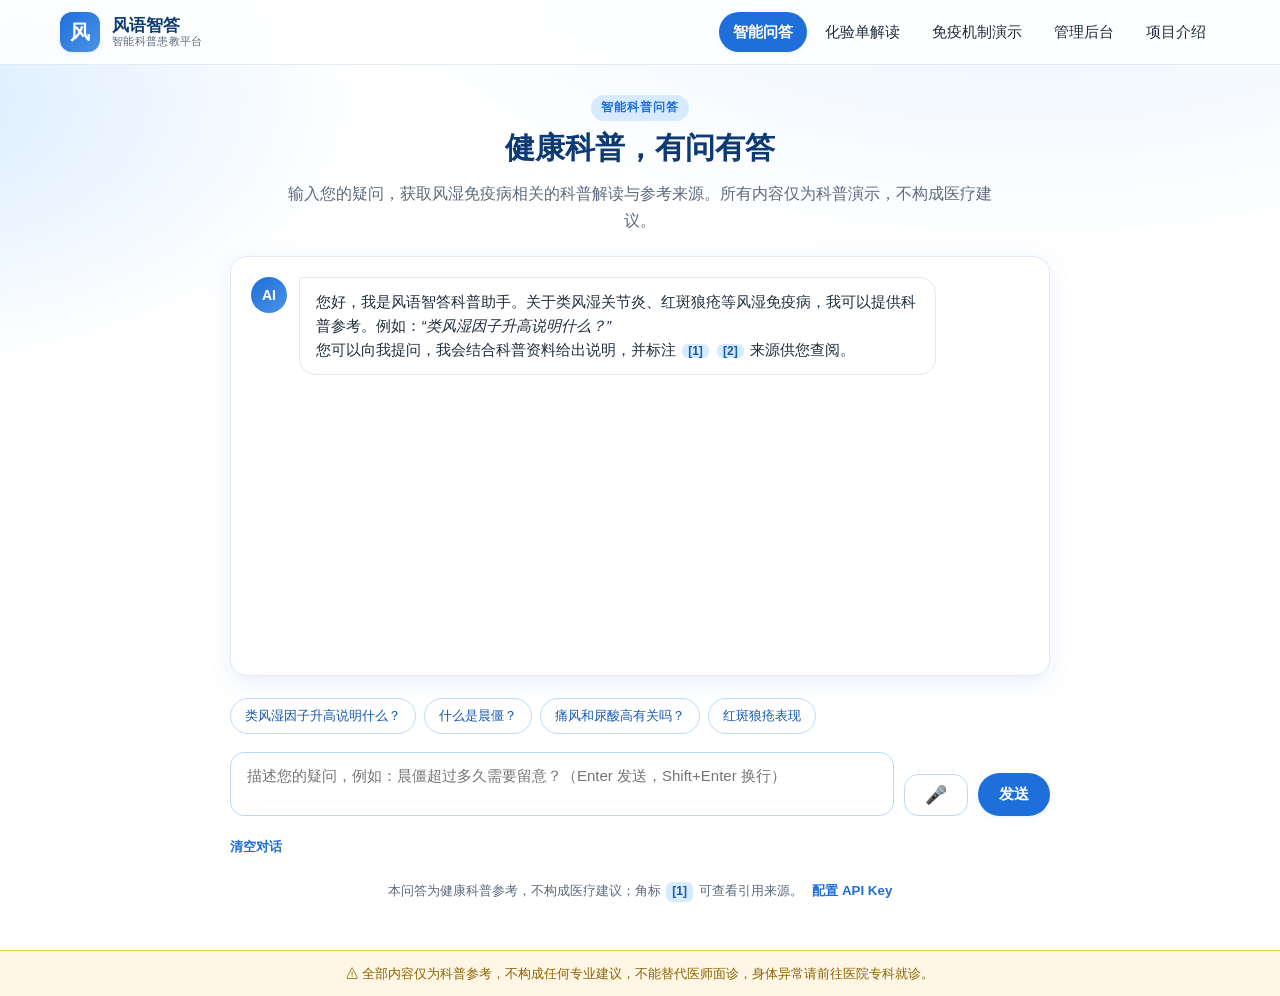
<file: index.html>
<!DOCTYPE html>
<html lang="zh-CN">
<head>
  <meta charset="UTF-8">
  <meta name="viewport" content="width=device-width, initial-scale=1.0">
  <title>智能问答 · 风语智答｜风湿免疫病智能科普患教平台</title>
  <meta name="description" content="风语智答是一个面向大众的风湿免疫病智能科普问答与患教演示平台，提供健康科普参考。本页为交互原型 Demo，不提供真实医疗建议。">
  <meta property="og:title" content="风语智答 · 智能问答">
  <meta property="og:description" content="风湿免疫病智能科普问答与患教平台（科普演示原型）">
  <meta property="og:type" content="website">
  <link rel="icon" type="image/svg+xml" href="assets/img/favicon.svg">
  <link rel="stylesheet" href="assets/css/style.css?v=20260902a">
</head>
<body>
  <header class="site-header">
    <div class="nav-container">
      <a class="brand" href="index.html" aria-label="风语智答 首页">
        <span class="brand-logo">风</span>
        <span class="brand-text"><strong>风语智答</strong><small>智能科普患教平台</small></span>
      </a>
      <button class="nav-toggle" aria-label="打开导航菜单" aria-expanded="false" aria-controls="nav-menu">
        <span></span><span></span><span></span>
      </button>
      <nav class="nav-menu" id="nav-menu" aria-label="主导航">
        <a href="index.html">智能问答</a>
        <a href="lab-reading.html">化验单解读</a>
        <a href="immune-demo.html">免疫机制演示</a>
        <a href="admin.html">管理后台</a>
        <a href="project.html">项目介绍</a>
      </nav>
    </div>
  </header>

  <main class="page">
    <div class="container">
      <div class="section-head" style="text-align:center;margin-bottom:22px;">
        <span class="eyebrow">智能科普问答</span>
        <h1>健康科普，有问有答</h1>
        <p style="margin:0 auto;">输入您的疑问，获取风湿免疫病相关的科普解读与参考来源。所有内容仅为科普演示，不构成医疗建议。</p>
      </div>

      <div class="qa-wrap">
        <section class="chat" aria-label="对话区域">
          <div class="msg ai">
            <div class="avatar">AI</div>
            <div class="bubble">
              您好，我是风语智答科普助手。关于类风湿关节炎、红斑狼疮等风湿免疫病，我可以提供科普参考。例如：<em>“类风湿因子升高说明什么？”</em>
              <br>您可以向我提问，我会结合科普资料给出说明，并标注
              <button class="cite" data-modal="sourceModal" aria-haspopup="dialog">[1]</button>
              <button class="cite" data-modal="sourceModal" aria-haspopup="dialog">[2]</button>
              来源供您查阅。
            </div>
          </div>
        </section>

        <div class="qa-suggest" aria-label="常见问题">
          <button type="button" class="chip" data-q="类风湿因子升高说明什么？">类风湿因子升高说明什么？</button>
          <button type="button" class="chip" data-q="什么是晨僵？">什么是晨僵？</button>
          <button type="button" class="chip" data-q="痛风和尿酸高有什么关系？">痛风和尿酸高有关吗？</button>
          <button type="button" class="chip" data-q="红斑狼疮有哪些常见表现？">红斑狼疮表现</button>
        </div>

        <form class="composer" id="qa-form" aria-label="输入区">
          <label for="qa-input" class="sr-only" style="position:absolute;width:1px;height:1px;overflow:hidden;clip:rect(0 0 0 0);">输入您的问题</label>
          <textarea id="qa-input" rows="2" placeholder="描述您的疑问，例如：晨僵超过多久需要留意？（Enter 发送，Shift+Enter 换行）"></textarea>
          <button type="button" id="voiceBtn" class="btn btn-ghost icon-btn" title="语音输入" aria-label="语音输入">🎤</button>
          <button type="submit" class="btn btn-primary">发送</button>
        </form>
        <div class="qa-toolbar">
          <button type="button" id="clearChatBtn" class="link-btn">清空对话</button>
          <span class="qa-hint" id="topicHint" hidden></span>
        </div>
        <p style="text-align:center;color:var(--muted);font-size:13px;margin:4px 0 0;">
          本问答为健康科普参考，不构成医疗建议；角标 <span class="cite" style="cursor:default;">[1]</span> 可查看引用来源。
          <button type="button" class="link-btn" data-modal="configModal" style="margin-left:6px;">配置 API Key</button>
        </p>
      </div>
    </div>
  </main>

  <footer class="disclaimer">
    <p>⚠ 全部内容仅为科普参考，不构成任何专业建议，不能替代医师面诊，身体异常请前往医院专科就诊。</p>
  </footer>

  <!-- 引用来源弹窗 -->
  <div class="modal" id="sourceModal" role="dialog" aria-modal="true" aria-labelledby="sourceTitle" aria-hidden="true">
    <div class="modal-dialog">
      <div class="modal-head">
        <h3 id="sourceTitle">引用来源</h3>
        <button class="modal-close" aria-label="关闭">&times;</button>
      </div>
      <div class="modal-body">
        <ul class="source-list">
          <li><div class="t">《2024中国类风湿关节炎诊疗指南》</div><div class="d">中华医学会风湿病学分会 · 中华内科杂志, 2024, 63(11)</div></li>
          <li><div class="t">《中国系统性红斑狼疮诊疗指南（2025版）》</div><div class="d">国家皮肤与免疫疾病临床医学研究中心等 · 中华医学杂志, 2025, 105(23): 1879-1906</div></li>
          <li><div class="t">《中国高尿酸血症与痛风诊疗指南（2024）》</div><div class="d">中华医学会内分泌学分会 · 中华内分泌代谢杂志, 2025（2024更新版）</div></li>
          <li><div class="t">《强直性脊柱炎诊疗规范》</div><div class="d">中华医学会风湿病学分会 · 中华内科杂志, 2022, 61(8): 893-900</div></li>
          <li><div class="t">《原发性干燥综合征诊疗规范（2023）》</div><div class="d">中华医学会风湿病学分会 · 中华内科杂志, 2023, 62(9): 1059-1067</div></li>
          <li><div class="t">《中国骨关节炎诊疗指南（2024版）》</div><div class="d">中国老年保健协会疼痛病学分会 · 中华疼痛学杂志, 2024, 20(3): 323-338</div></li>
          <li><div class="t">《原发性骨质疏松症诊疗指南（2022）》</div><div class="d">中华医学会骨质疏松和骨矿盐疾病分会 · 中华骨质疏松和骨矿盐疾病杂志, 2022, 15(6): 573-611</div></li>
        </ul>
        <div id="retrievedChunks" class="retrieved-chunks" hidden>
          <div class="retrieved-title">本次回答检索到的指南片段（逐句可核查）</div>
          <div id="retrievedList"></div>
        </div>
      </div>
    </div>
  </div>

  <!-- 大模型配置（豆包/火山引擎，默认 Key 经 base64 编码内置，首次打开即可使用） -->
  <script>
  window.DOUBAO_CONFIG = {
    apiUrl: "https://ark.cn-beijing.volces.com/api/v3/chat/completions",
    model: "ep-20260827232351-hndlx",
    visionModel: "ep-20260831164033-tf9jn",
    defaultKeyB64: "YXJrLTI4YjNjOTFlLTdlYjUtNDcyNC1iOTU2LTBhNmNlNmVlYzQzYy1mY2U1Mg==",
    visionKeyB64: "YXJrLTdhNDA2YWEwLTE3MDUtNGQzOS1hOTYwLWZlOGU4OTIzZmU4My0xYTA4Mw=="
  };
  </script>

  <!-- API Key 配置弹窗 -->
  <div class="modal" id="configModal" role="dialog" aria-modal="true" aria-labelledby="configTitle" aria-hidden="true">
    <div class="modal-dialog">
      <div class="modal-head">
        <h3 id="configTitle">大模型 API 配置</h3>
        <button class="modal-close" aria-label="关闭">&times;</button>
      </div>
      <div class="modal-body">
        <p style="margin:0 0 12px;color:var(--muted);font-size:13px;">
          已内置默认 API Key，开箱即用。如需使用自己的 Key，可在下方填入替换。Key 仅保存在当前浏览器（localStorage），不会上传到任何服务器。
        </p>
        <label for="doubaoKeyInput" style="display:block;font-weight:600;margin-bottom:6px;">API Key</label>
        <input type="password" id="doubaoKeyInput" placeholder="请输入您的 API Key"
          style="width:100%;padding:10px 12px;border:1px solid var(--border);border-radius:8px;font-size:14px;box-sizing:border-box;">
        <p id="configStatus" style="margin:8px 0 0;font-size:13px;color:var(--muted);"></p>
        <div style="margin-top:16px;display:flex;gap:8px;justify-content:flex-end;">
          <button type="button" class="btn" data-close>取消</button>
          <button type="button" class="btn btn-primary" id="saveConfigBtn">保存</button>
        </div>
      </div>
    </div>
  </div>

  <script src="assets/js/main.js?v=20260902a"></script>
</body>
</html>
</file>
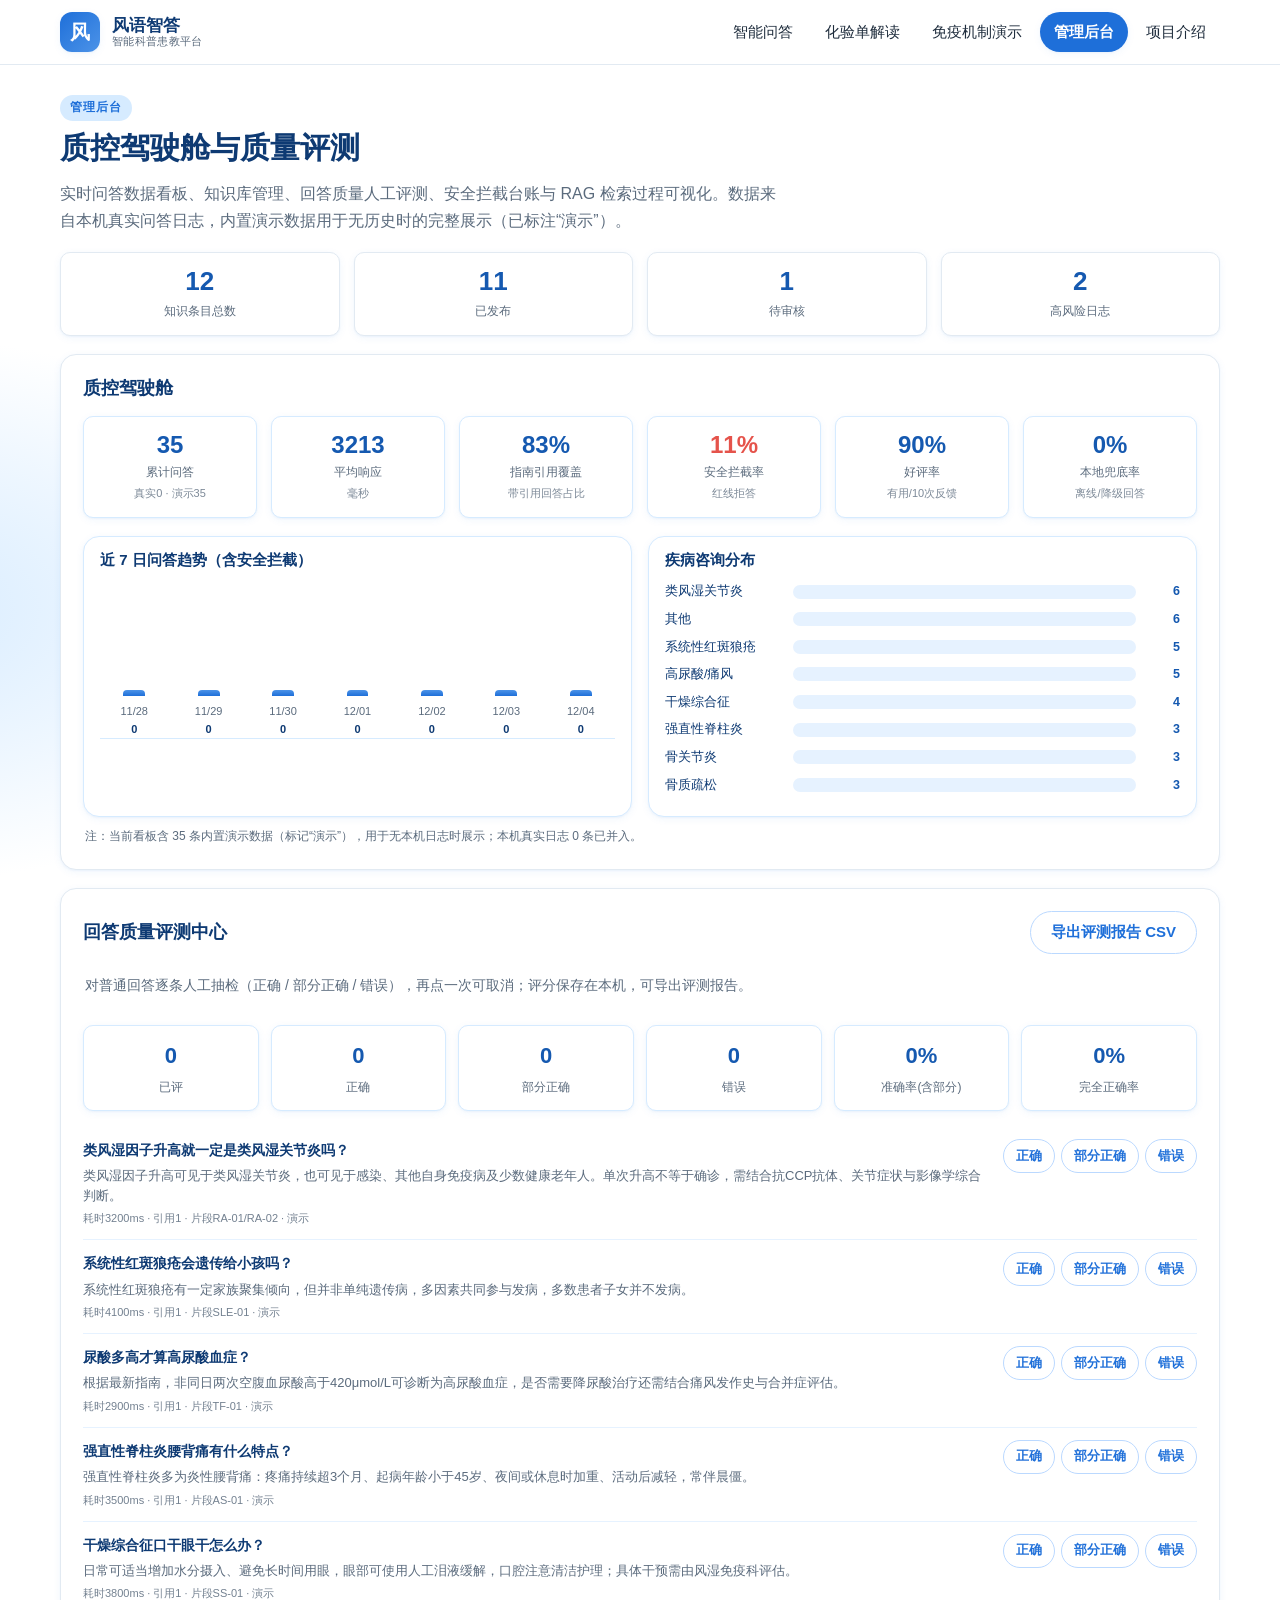
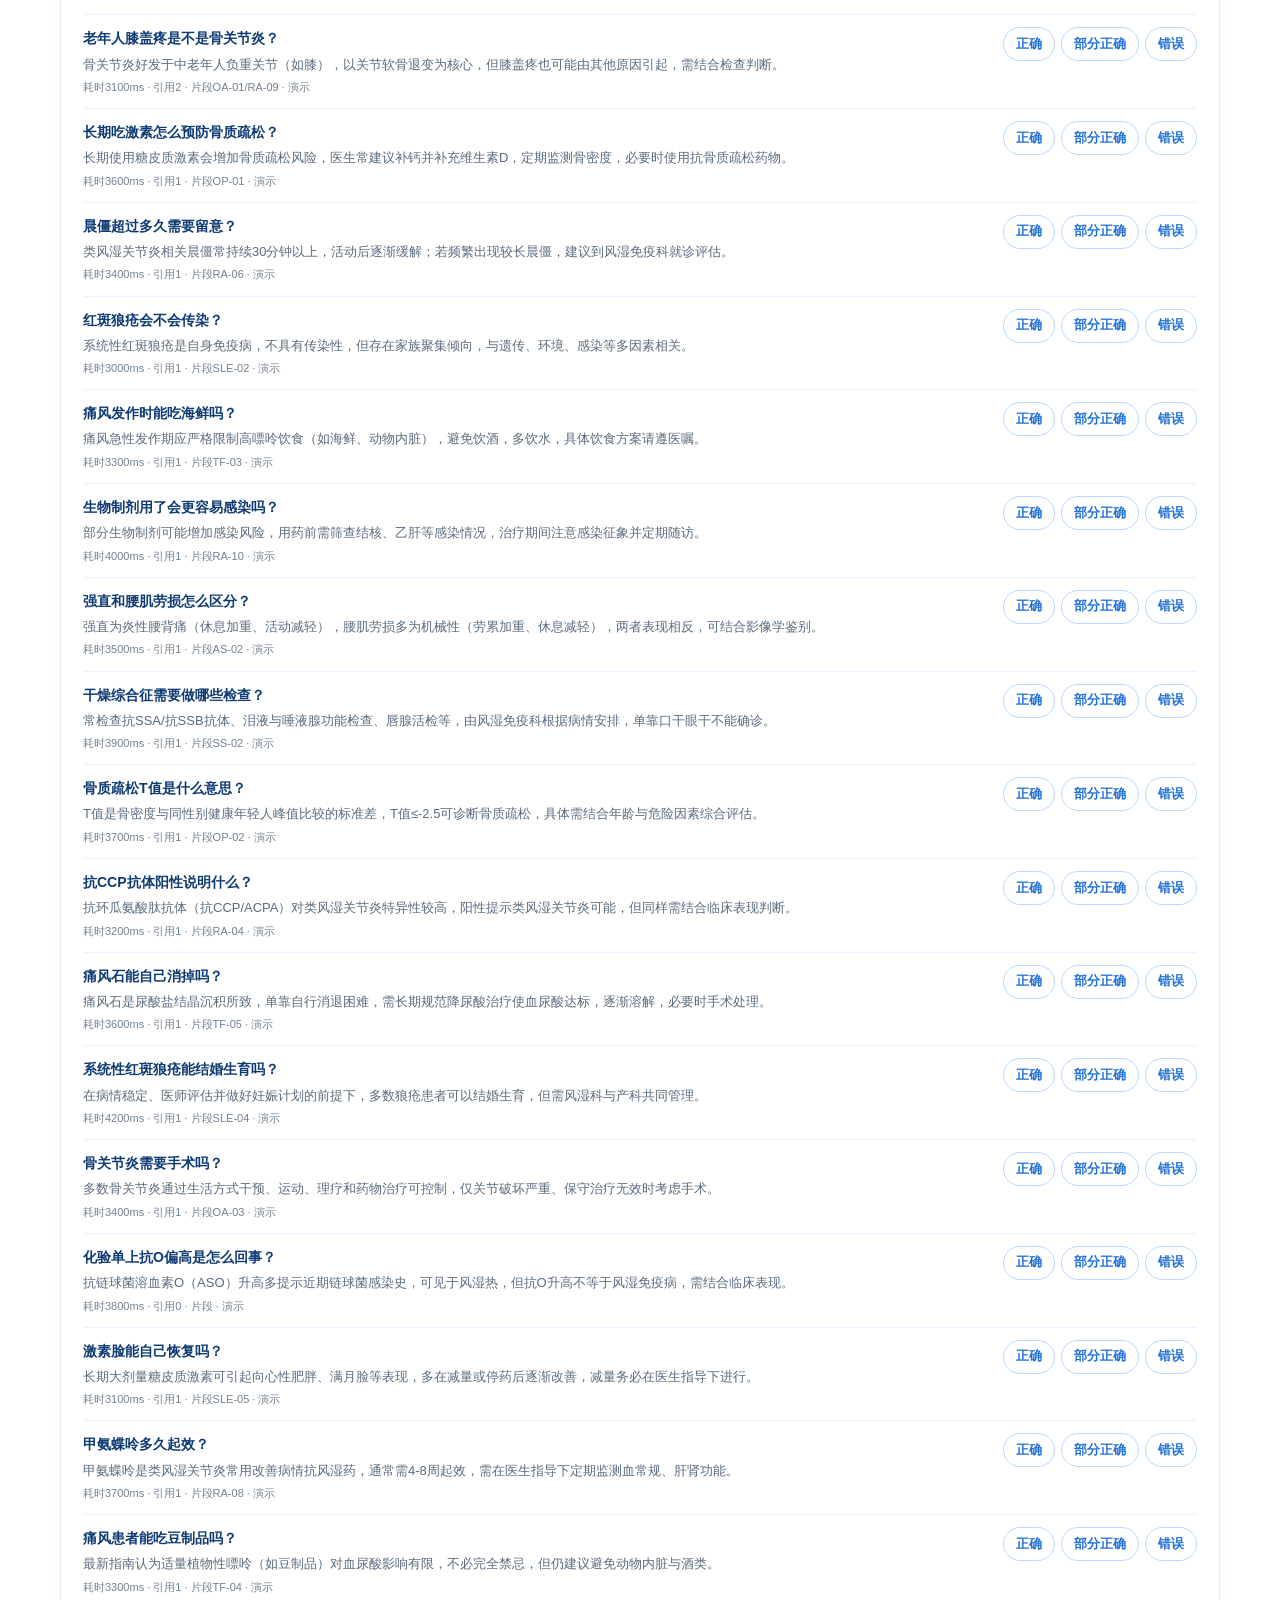
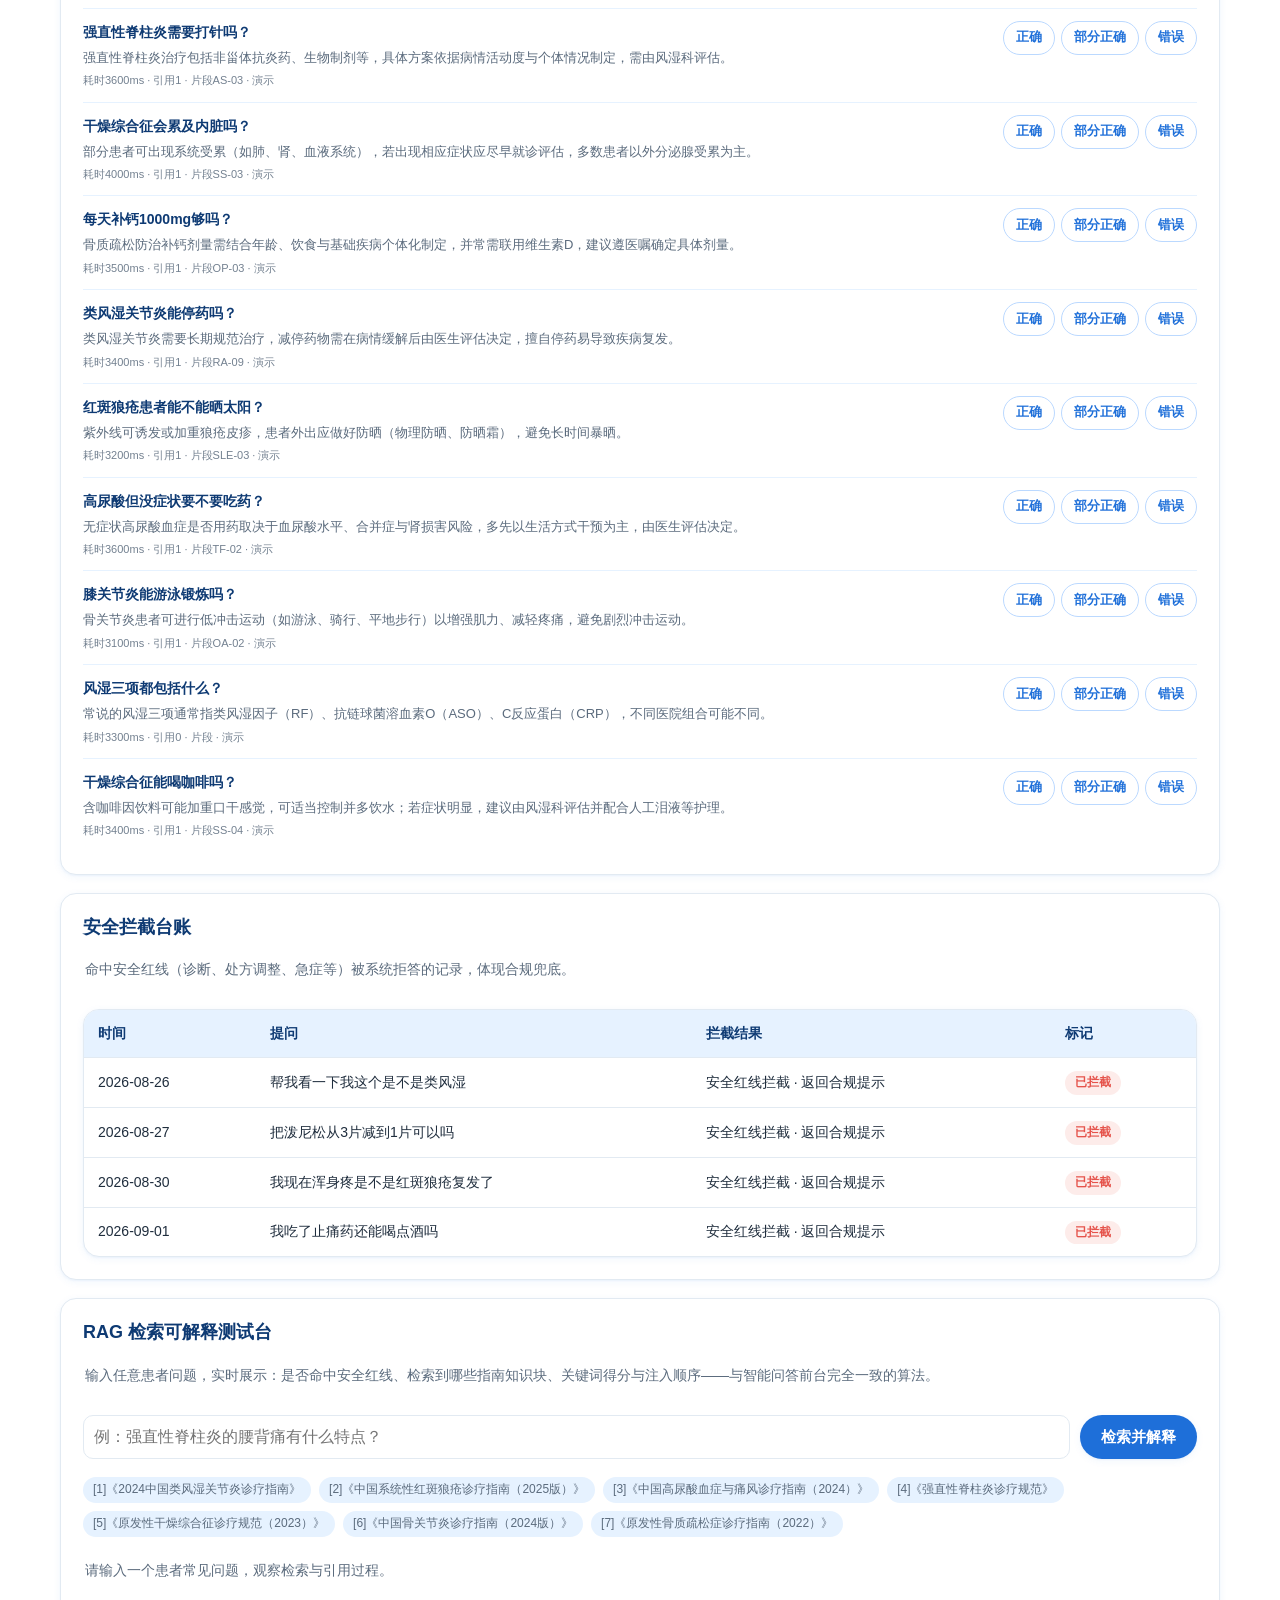
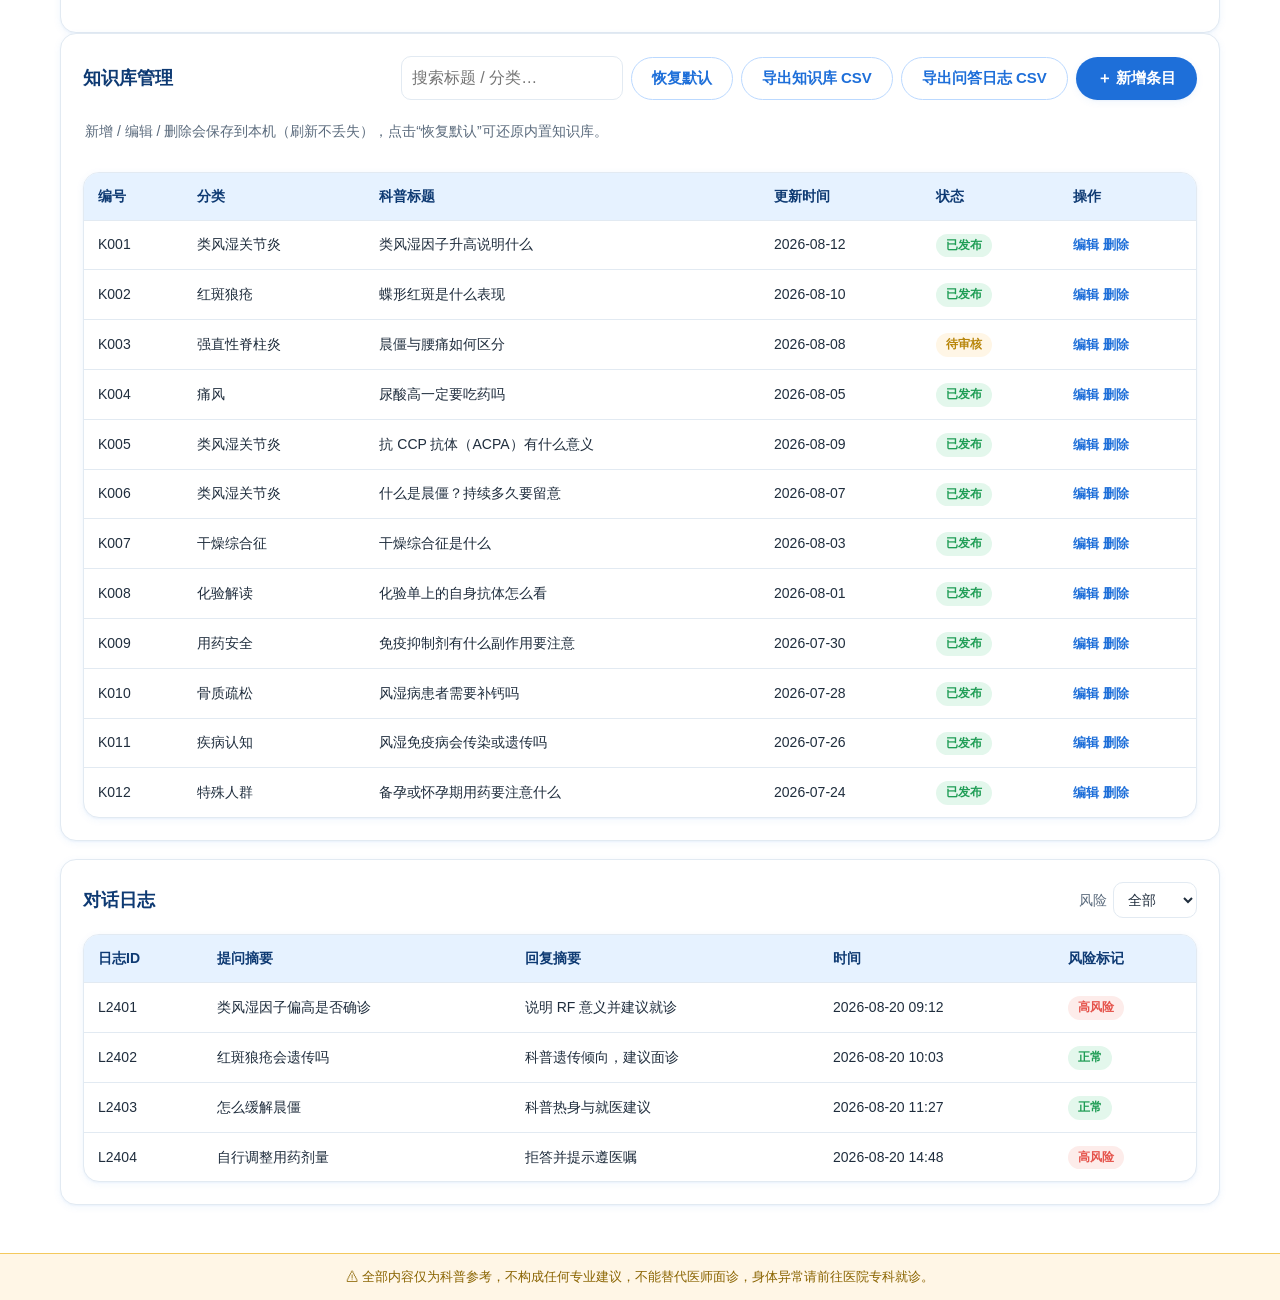
<file: admin.html>
<!DOCTYPE html>
<html lang="zh-CN">
<head>
  <meta charset="UTF-8">
  <meta name="viewport" content="width=device-width, initial-scale=1.0">
  <title>管理后台 · 风语智答｜风湿免疫病智能科普患教平台</title>
  <meta name="description" content="风语智答管理后台：质控驾驶舱、知识库管理、回答质量评测、对话日志、RAG 检索测试台。">
  <meta property="og:title" content="风语智答 · 管理后台">
  <meta property="og:description" content="质控驾驶舱 / 知识库 / 质量评测 / 日志 / 检索测试台">
  <meta property="og:type" content="website">
  <link rel="icon" type="image/svg+xml" href="assets/img/favicon.svg">
  <link rel="stylesheet" href="assets/css/style.css?v=20260902a">
  <link rel="stylesheet" href="assets/css/admin.css?v=20260902a">
</head>
<body>
  <header class="site-header">
    <div class="nav-container">
      <a class="brand" href="index.html" aria-label="风语智答 首页">
        <span class="brand-logo">风</span>
        <span class="brand-text"><strong>风语智答</strong><small>智能科普患教平台</small></span>
      </a>
      <button class="nav-toggle" aria-label="打开导航菜单" aria-expanded="false" aria-controls="nav-menu">
        <span></span><span></span><span></span>
      </button>
      <nav class="nav-menu" id="nav-menu" aria-label="主导航">
        <a href="index.html">智能问答</a>
        <a href="lab-reading.html">化验单解读</a>
        <a href="immune-demo.html">免疫机制演示</a>
        <a href="admin.html">管理后台</a>
        <a href="project.html">项目介绍</a>
      </nav>
    </div>
  </header>

  <main class="page">
    <div class="container">
      <div class="section-head">
        <span class="eyebrow">管理后台</span>
        <h1>质控驾驶舱与质量评测</h1>
        <p>实时问答数据看板、知识库管理、回答质量人工评测、安全拦截台账与 RAG 检索过程可视化。数据来自本机真实问答日志，内置演示数据用于无历史时的完整展示（已标注“演示”）。</p>
      </div>

      <!-- 概览统计：由数据自动计算（保留） -->
      <section class="stat-grid" id="statGrid" aria-label="概览统计">
        <div class="stat"><div class="n" data-stat="total">–</div><div class="l">知识条目总数</div></div>
        <div class="stat"><div class="n" data-stat="published">–</div><div class="l">已发布</div></div>
        <div class="stat"><div class="n" data-stat="pending">–</div><div class="l">待审核</div></div>
        <div class="stat"><div class="n" data-stat="risk">–</div><div class="l">高风险日志</div></div>
      </section>

      <!-- 质控驾驶舱 -->
      <section class="admin-extra" id="adminEnhance">
        <section class="card" id="dashArea">
          <div class="toolbar"><h2>质控驾驶舱</h2></div>
          <div class="dash-cards" id="dashCards"></div>
          <div class="chart-grid">
            <div class="chart-card">
              <h3>近 7 日问答趋势（含安全拦截）</h3>
              <div class="trend-box" id="trendBars"></div>
            </div>
            <div class="chart-card">
              <h3>疾病咨询分布</h3>
              <div id="distRows"></div>
            </div>
          </div>
          <p class="dash-note" id="dashNote"></p>
        </section>

        <!-- 回答质量评测中心 -->
        <section class="card" id="evalArea">
          <div class="toolbar">
            <h2>回答质量评测中心</h2>
            <div class="toolbar-actions">
              <button class="btn btn-ghost" id="exportEval" type="button">导出评测报告 CSV</button>
            </div>
          </div>
          <p class="empty-hint">对普通回答逐条人工抽检（正确 / 部分正确 / 错误），再点一次可取消；评分保存在本机，可导出评测报告。</p>
          <div class="eval-stat" id="evalStat"></div>
          <div id="evalList"></div>
        </section>

        <!-- 安全拦截台账 -->
        <section class="card">
          <div class="toolbar"><h2>安全拦截台账</h2></div>
          <p class="empty-hint">命中安全红线（诊断、处方调整、急症等）被系统拒答的记录，体现合规兜底。</p>
          <div class="table-wrap">
            <table>
              <thead><tr><th>时间</th><th>提问</th><th>拦截结果</th><th>标记</th></tr></thead>
              <tbody id="ledgerBody"></tbody>
            </table>
          </div>
        </section>

        <!-- RAG 检索可解释测试台 -->
        <section class="card" id="ragArea">
          <div class="toolbar"><h2>RAG 检索可解释测试台</h2></div>
          <p class="empty-hint">输入任意患者问题，实时展示：是否命中安全红线、检索到哪些指南知识块、关键词得分与注入顺序——与智能问答前台完全一致的算法。</p>
          <div class="rag-bar">
            <input type="search" id="ragInput" class="field field-search" style="min-width:280px" placeholder="例：强直性脊柱炎的腰背痛有什么特点？" aria-label="检索测试输入">
            <button class="btn btn-primary" id="ragRun" type="button">检索并解释</button>
          </div>
          <div id="ragSources"></div>
          <div id="ragOut"></div>
        </section>
      </section>

      <section class="card">
        <div class="toolbar">
          <h2>知识库管理</h2>
          <div class="toolbar-actions">
            <input type="search" id="kbSearch" class="field field-search" placeholder="搜索标题 / 分类…" aria-label="搜索知识库">
            <button class="btn btn-ghost" id="kbReset" type="button">恢复默认</button>
            <button class="btn btn-ghost" id="exportCsv" type="button">导出知识库 CSV</button>
            <button class="btn btn-ghost" id="exportLogs" type="button">导出问答日志 CSV</button>
            <button class="btn btn-primary" data-modal="addModal" type="button">＋ 新增条目</button>
          </div>
        </div>
        <p class="empty-hint" id="kbEmpty" hidden>没有匹配的知识条目。</p>
        <p class="empty-hint">新增 / 编辑 / 删除会保存到本机（刷新不丢失），点击“恢复默认”可还原内置知识库。</p>
        <div class="table-wrap">
          <table>
            <thead>
              <tr><th>编号</th><th>分类</th><th>科普标题</th><th>更新时间</th><th>状态</th><th>操作</th></tr>
            </thead>
            <tbody id="kbBody"></tbody>
          </table>
        </div>
      </section>

      <section class="card">
        <div class="toolbar">
          <h2>对话日志</h2>
          <div class="toolbar-actions">
            <label class="field-inline">
              风险
              <select id="logRisk" class="field field-select" aria-label="按风险筛选">
                <option value="all">全部</option>
                <option value="high">高风险</option>
                <option value="normal">正常</option>
              </select>
            </label>
          </div>
        </div>
        <p class="empty-hint" id="logEmpty" hidden>没有匹配的对话日志。</p>
        <div class="table-wrap">
          <table>
            <thead>
              <tr><th>日志ID</th><th>提问摘要</th><th>回复摘要</th><th>时间</th><th>风险标记</th></tr>
            </thead>
            <tbody id="logBody"></tbody>
          </table>
        </div>
      </section>
    </div>
  </main>

  <footer class="disclaimer">
    <p>⚠ 全部内容仅为科普参考，不构成任何专业建议，不能替代医师面诊，身体异常请前往医院专科就诊。</p>
  </footer>

  <!-- 编辑知识条目弹窗 -->
  <div class="modal" id="editModal" role="dialog" aria-modal="true" aria-labelledby="editTitle" aria-hidden="true">
    <div class="modal-dialog">
      <div class="modal-head">
        <h3 id="editTitle">编辑知识条目</h3>
        <button class="modal-close" aria-label="关闭">&times;</button>
      </div>
      <div class="modal-body">
        <form id="editForm" class="admin-form">
          <input type="hidden" id="editId">
          <label class="field-row">
            <span class="field-label">分类</span>
            <input type="text" id="editCategory" class="field" required>
          </label>
          <label class="field-row">
            <span class="field-label">科普标题</span>
            <input type="text" id="editTitleInput" class="field" required>
          </label>
          <label class="field-row">
            <span class="field-label">正文</span>
            <textarea id="editContent" class="field field-area" rows="5" required></textarea>
          </label>
          <label class="field-row">
            <span class="field-label">状态</span>
            <select id="editStatus" class="field field-select">
              <option value="published">已发布</option>
              <option value="pending">待审核</option>
            </select>
          </label>
          <div class="form-actions">
            <button type="button" class="btn btn-ghost" data-close>取消</button>
            <button type="submit" class="btn btn-primary">保存修改</button>
          </div>
        </form>
      </div>
    </div>
  </div>

  <!-- 新增知识条目弹窗 -->
  <div class="modal" id="addModal" role="dialog" aria-modal="true" aria-labelledby="addTitle" aria-hidden="true">
    <div class="modal-dialog">
      <div class="modal-head">
        <h3 id="addTitle">新增知识条目</h3>
        <button class="modal-close" aria-label="关闭">&times;</button>
      </div>
      <div class="modal-body">
        <form id="addForm" class="admin-form">
          <label class="field-row">
            <span class="field-label">分类</span>
            <input type="text" id="addCategory" class="field" placeholder="如：类风湿关节炎" required>
          </label>
          <label class="field-row">
            <span class="field-label">科普标题</span>
            <input type="text" id="addTitleInput" class="field" placeholder="一句话科普标题" required>
          </label>
          <label class="field-row">
            <span class="field-label">正文</span>
            <textarea id="addContent" class="field field-area" rows="5" placeholder="科普正文内容" required></textarea>
          </label>
          <label class="field-row">
            <span class="field-label">状态</span>
            <select id="addStatus" class="field field-select">
              <option value="published">已发布</option>
              <option value="pending">待审核</option>
            </select>
          </label>
          <div class="form-actions">
            <button type="button" class="btn btn-ghost" data-close>取消</button>
            <button type="submit" class="btn btn-primary">创建条目</button>
          </div>
        </form>
      </div>
    </div>
  </div>

  <script src="assets/js/main.js?v=20260902a"></script>
  <script src="assets/js/admin.js?v=20260902a"></script>
</body>
</html>
</file>
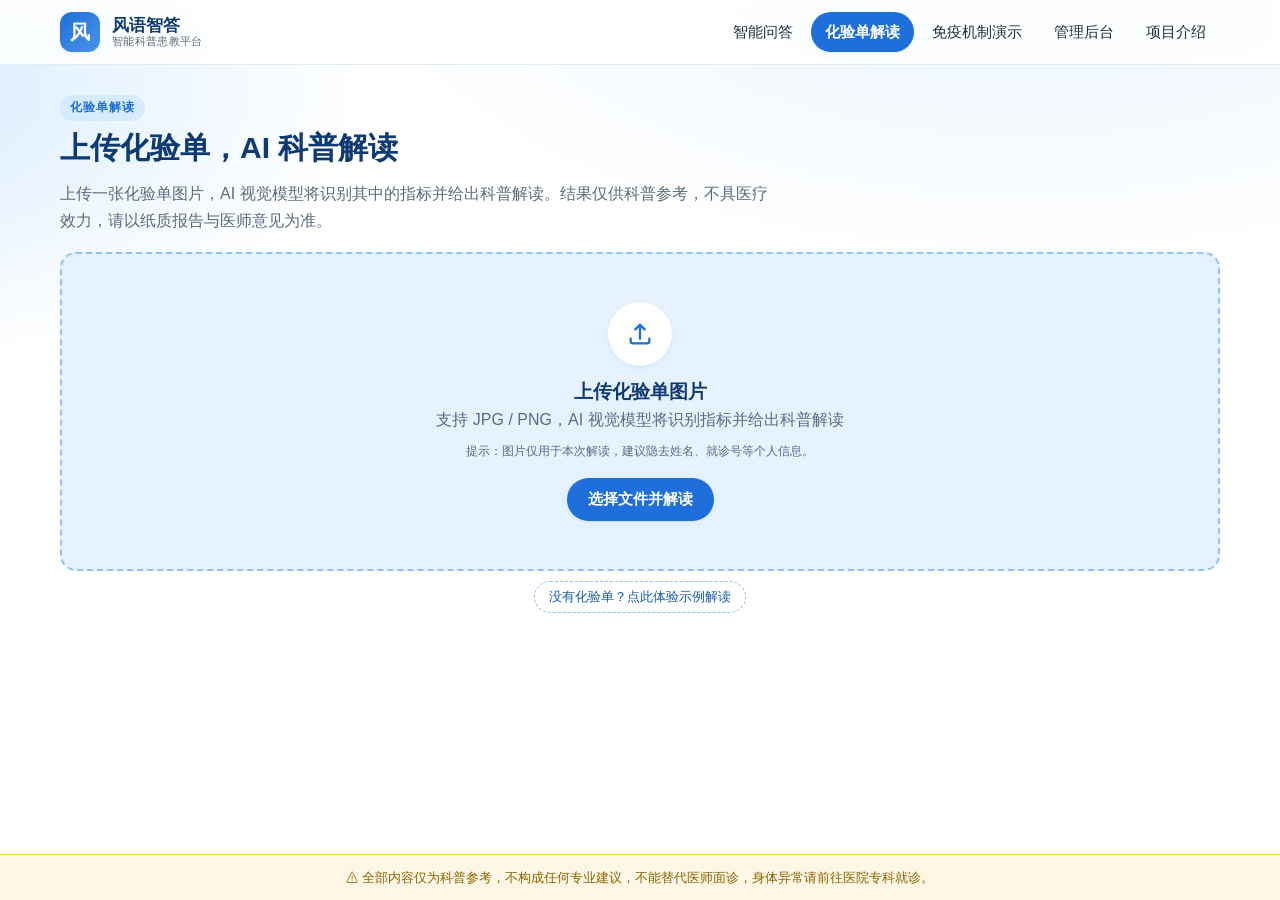
<file: lab-reading.html>
<!DOCTYPE html>
<html lang="zh-CN">
<head>
  <meta charset="UTF-8">
  <meta name="viewport" content="width=device-width, initial-scale=1.0">
  <title>化验单解读 · 风语智答｜风湿免疫病智能科普患教平台</title>
  <meta name="description" content="风语智答化验单解读：上传化验单图片，AI 视觉模型识别指标并给出科普解读参考。">
  <meta property="og:title" content="风语智答 · 化验单解读">
  <meta property="og:description" content="风湿免疫病化验单科普解读演示（原型）">
  <meta property="og:type" content="website">
  <link rel="icon" type="image/svg+xml" href="assets/img/favicon.svg">
  <link rel="stylesheet" href="assets/css/style.css?v=20260902a">
</head>
<body>
  <header class="site-header">
    <div class="nav-container">
      <a class="brand" href="index.html" aria-label="风语智答 首页">
        <span class="brand-logo">风</span>
        <span class="brand-text"><strong>风语智答</strong><small>智能科普患教平台</small></span>
      </a>
      <button class="nav-toggle" aria-label="打开导航菜单" aria-expanded="false" aria-controls="nav-menu">
        <span></span><span></span><span></span>
      </button>
      <nav class="nav-menu" id="nav-menu" aria-label="主导航">
        <a href="index.html">智能问答</a>
        <a href="lab-reading.html">化验单解读</a>
        <a href="immune-demo.html">免疫机制演示</a>
        <a href="admin.html">管理后台</a>
        <a href="project.html">项目介绍</a>
      </nav>
    </div>
  </header>

  <main class="page">
    <div class="container">
      <div class="section-head">
        <span class="eyebrow">化验单解读</span>
        <h1>上传化验单，AI 科普解读</h1>
        <p>上传一张化验单图片，AI 视觉模型将识别其中的指标并给出科普解读。结果仅供科普参考，不具医疗效力，请以纸质报告与医师意见为准。</p>
      </div>

      <!-- 状态 1：上传 -->
      <div id="uploadState">
        <div class="upload-card" id="uploadCard" role="button" tabindex="0" aria-label="上传化验单图片">
          <div class="upload-icon" aria-hidden="true">
            <svg width="28" height="28" viewBox="0 0 24 24" fill="none" stroke="#1E6FD9" stroke-width="2" stroke-linecap="round" stroke-linejoin="round"><path d="M12 16V4M12 4l-4 4M12 4l4 4"/><path d="M4 16v2a2 2 0 0 0 2 2h12a2 2 0 0 0 2-2v-2"/></svg>
          </div>
          <h3 style="margin:0 0 4px;">上传化验单图片</h3>
          <p style="color:var(--muted);margin:0 0 8px;">支持 JPG / PNG，AI 视觉模型将识别指标并给出科普解读</p>
          <p style="font-size:12px;color:var(--muted);margin:0 0 16px;">提示：图片仅用于本次解读，建议隐去姓名、就诊号等个人信息。</p>
          <input type="file" id="labFile" accept="image/*" hidden>
          <button class="btn btn-primary" id="uploadBtn" type="button">选择文件并解读</button>
        </div>
        <div class="sample-row">
          <button class="sample-btn" id="sampleBtn" type="button">没有化验单？点此体验示例解读</button>
        </div>
      </div>

      <!-- 状态提示（加载/错误） -->
      <div id="labStatus" class="lab-status" hidden></div>

      <!-- 状态 2：报告解读 -->
      <div id="reportState" hidden>
        <div class="critical-banner" id="criticalBanner" role="alert">
          <span class="cb-icon">⚠</span>
          <div><strong>检测到明显异常指标。</strong><span id="criticalText">请尽快携带化验单到风湿免疫科就诊评估，以下解读不能替代医师诊断。</span></div>
        </div>
        <div class="report-grid">
          <div class="report-figure">
            <img id="labPreview" class="lab-preview" alt="您上传的化验单" hidden>
            <div class="figure" id="labFigurePlaceholder">化验单预览</div>
            <p style="font-size:12px;color:var(--muted);margin:10px 0 0;text-align:center;">您上传的化验单图片</p>
          </div>
          <div>
            <h3 style="margin-top:0;" id="labResultTitle">指标解读</h3>
            <div id="labSummary" class="lab-summary" hidden></div>
            <div id="labMetrics">
              <!-- 默认展示演示示例；AI 解读成功后将替换为真实结果 -->
              <div class="metric">
                <div class="row">
                  <span class="name">类风湿因子 (RF)</span>
                  <span class="val high">偏高 ↑</span>
                </div>
                <div class="range">参考范围：&lt; 20 IU/mL</div>
                <div class="note">RF 升高可见于类风湿关节炎，也可见于其他自身免疫病或感染，需结合临床判断。</div>
              </div>
              <div class="metric">
                <div class="row">
                  <span class="name">抗环瓜氨酸肽抗体 (抗CCP)</span>
                  <span class="val high">阳性 +</span>
                </div>
                <div class="range">参考范围：阴性</div>
                <div class="note">抗 CCP 抗体对类风湿关节炎有较高特异性，阳性时需重视并就诊专科。</div>
              </div>
              <div class="metric">
                <div class="row">
                  <span class="name">C 反应蛋白 (CRP)</span>
                  <span class="val ok">正常</span>
                </div>
                <div class="range">参考范围：0 – 10 mg/L</div>
                <div class="note">CRP 反映炎症活动度，正常提示当前无明显急性炎症。</div>
              </div>
            </div>
            <p id="labDisclaimer" style="font-size:13px;color:var(--muted);margin:14px 0 0;">
              * 以上为演示数据，真实化验单请以检验报告为准，并咨询专科医师。
            </p>
          </div>
        </div>
      </div>
    </div>
  </main>

  <footer class="disclaimer">
    <p>⚠ 全部内容仅为科普参考，不构成任何专业建议，不能替代医师面诊，身体异常请前往医院专科就诊。</p>
  </footer>

  <!-- 大模型配置（豆包/火山引擎，默认 Key 经 base64 编码内置） -->
  <script>
  window.DOUBAO_CONFIG = {
    apiUrl: "https://ark.cn-beijing.volces.com/api/v3/chat/completions",
    model: "ep-20260827232351-hndlx",
    visionModel: "ep-20260831164033-tf9jn",
    defaultKeyB64: "YXJrLTI4YjNjOTFlLTdlYjUtNDcyNC1iOTU2LTBhNmNlNmVlYzQzYy1mY2U1Mg==",
    visionKeyB64: "YXJrLTdhNDA2YWEwLTE3MDUtNGQzOS1hOTYwLWZlOGU4OTIzZmU4My0xYTA4Mw=="
  };
  </script>
  <script src="assets/js/main.js?v=20260902a"></script>
</body>
</html>
</file>
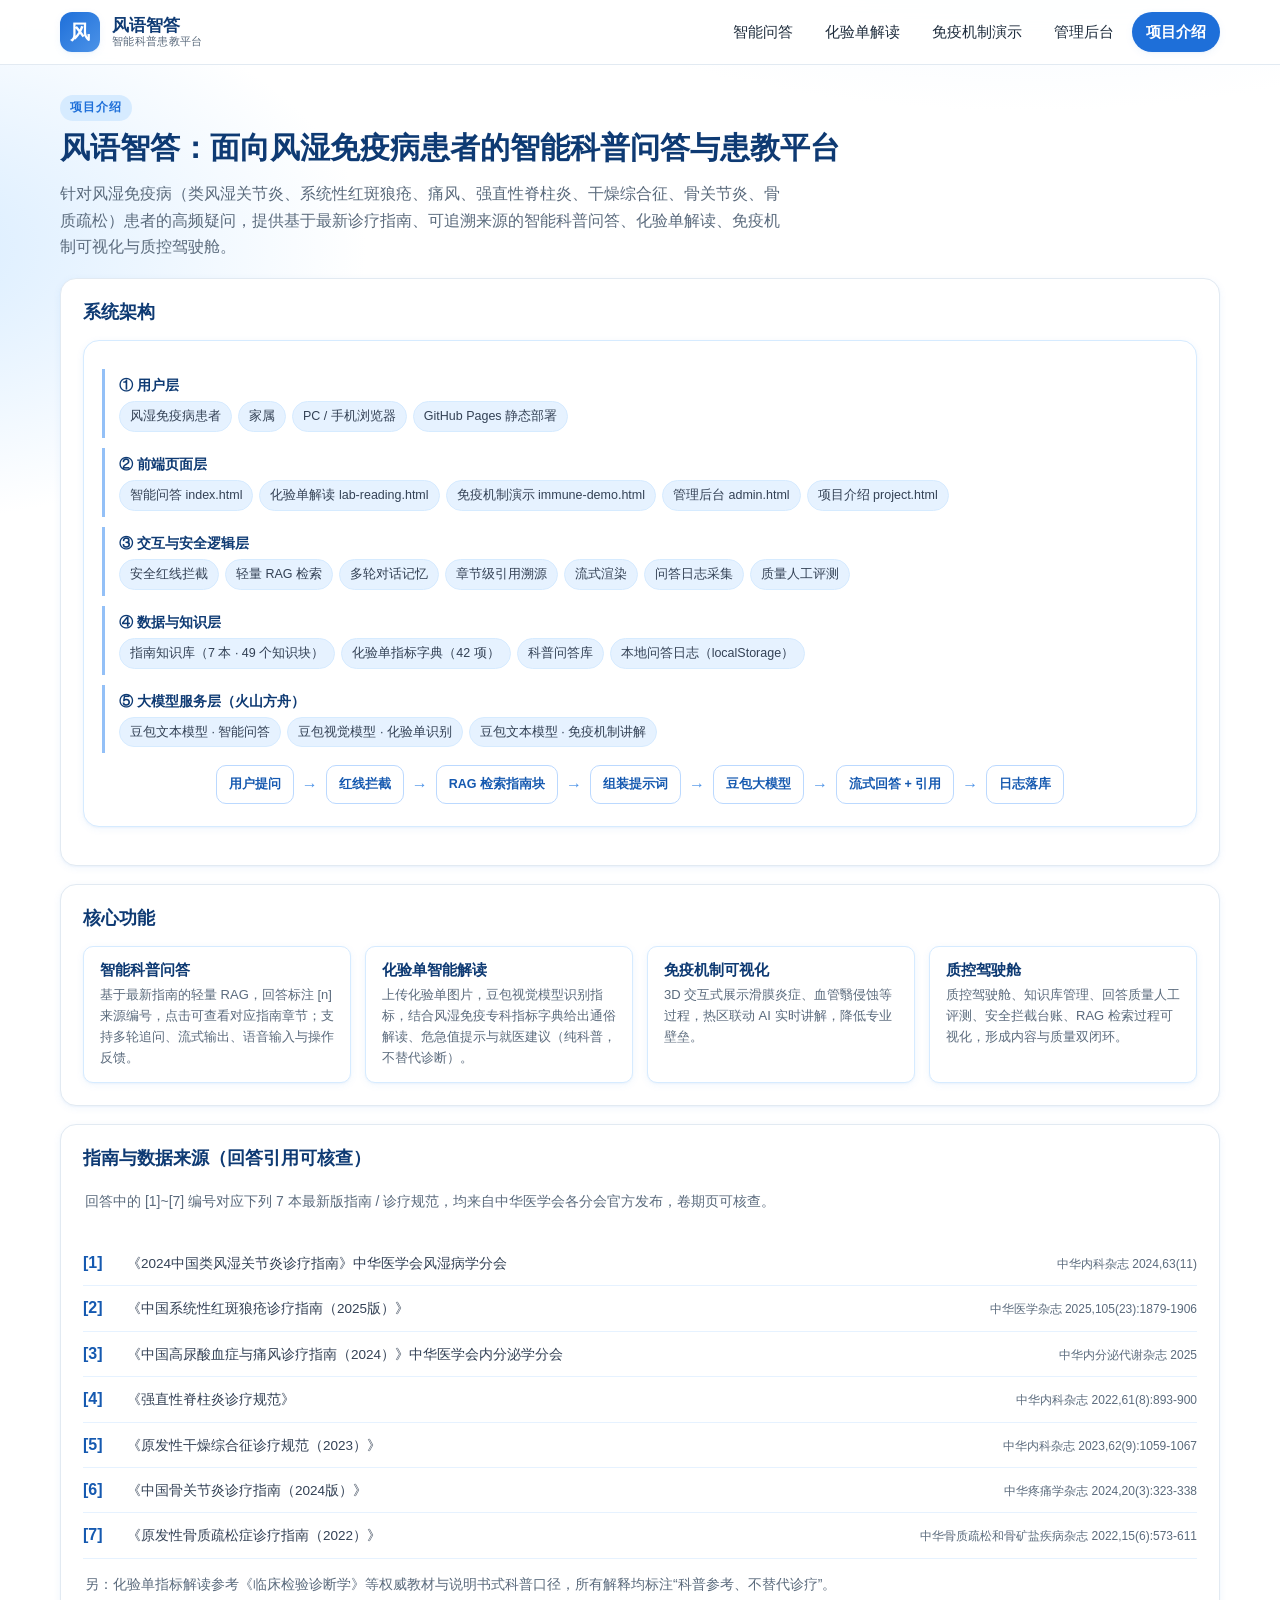
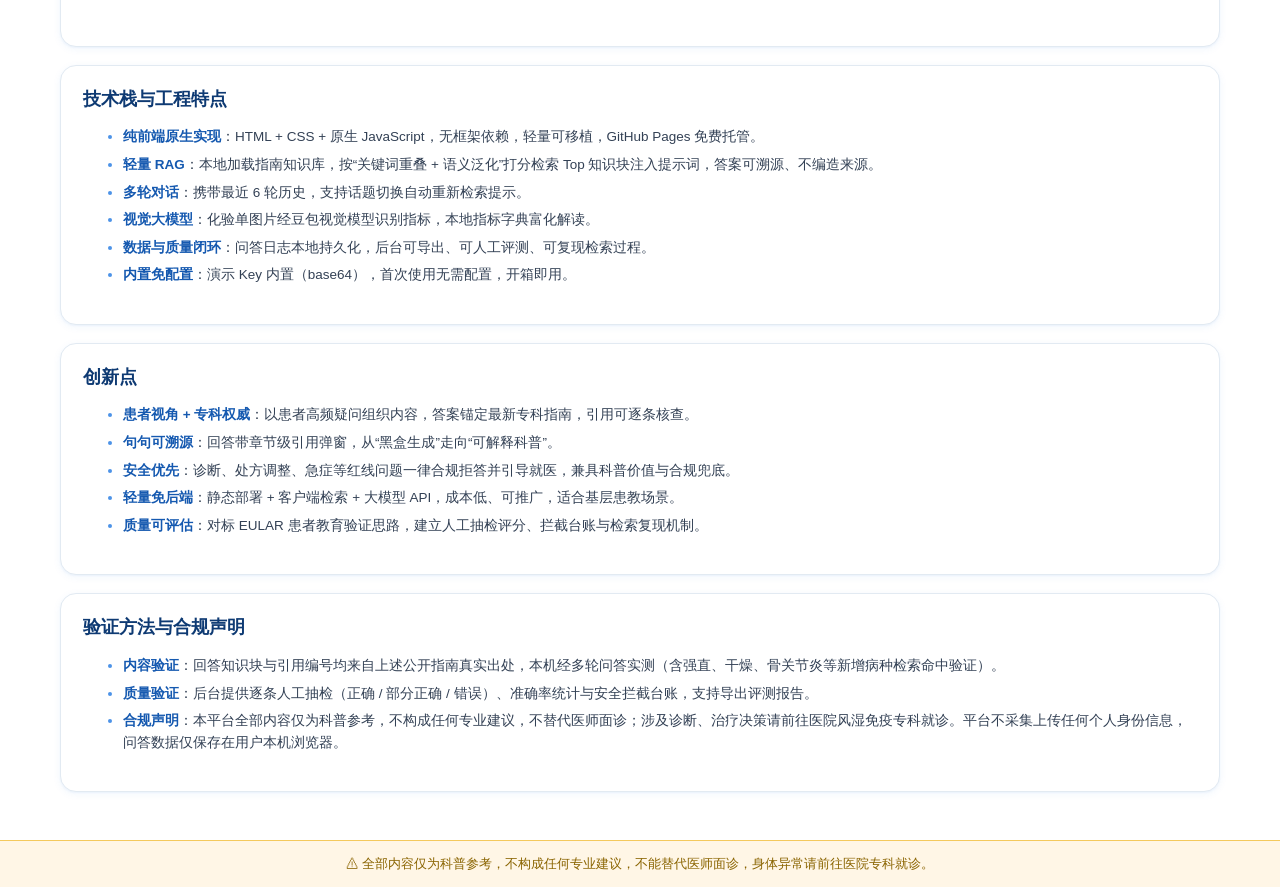
<file: project.html>
<!DOCTYPE html>
<html lang="zh-CN">
<head>
  <meta charset="UTF-8">
  <meta name="viewport" content="width=device-width, initial-scale=1.0">
  <title>项目介绍 · 风语智答｜风湿免疫病智能科普患教平台</title>
  <meta name="description" content="风语智答项目介绍：系统架构、核心功能、指南数据来源、技术栈、创新点与合规声明。">
  <meta property="og:title" content="风语智答 · 项目介绍">
  <meta property="og:description" content="系统架构 / 核心功能 / 指南来源 / 技术栈 / 创新点">
  <meta property="og:type" content="website">
  <link rel="icon" type="image/svg+xml" href="assets/img/favicon.svg">
  <link rel="stylesheet" href="assets/css/style.css?v=20260902a">
  <style>
    /* 项目介绍页专用（静态架构图等） */
    .arch { border: 1px solid var(--blue-100); border-radius: var(--radius); background: #fff; padding: 18px; box-shadow: var(--shadow-sm); margin-bottom: 16px; }
    .arch-layer { display: flex; flex-direction: column; gap: 4px; border-left: 3px solid var(--blue-300); padding: 6px 0 6px 14px; margin: 10px 0; }
    .arch-layer .al-title { font-size: 13.5px; font-weight: 700; color: var(--blue-900); }
    .arch-layer .al-items { display: flex; flex-wrap: wrap; gap: 6px; }
    .arch-layer .al-item { font-size: 12.5px; color: #334155; background: var(--blue-50); border: 1px solid var(--blue-100); padding: 4px 10px; border-radius: 999px; }
    .arch-flow { display: flex; flex-wrap: wrap; gap: 8px; align-items: center; justify-content: center; margin: 12px 0 4px; }
    .arch-flow .step { font-size: 12.5px; font-weight: 600; color: var(--blue-700); background: #fff; border: 1px solid var(--blue-200); border-radius: 10px; padding: 8px 12px; }
    .arch-flow .arrow { color: var(--blue-500); font-weight: 700; }
    .guide-tag { display: inline-block; background: var(--blue-50); color: var(--blue-900); border: 1px solid var(--blue-100); border-radius: 999px; padding: 2px 10px; font-size: 12px; font-weight: 700; margin-right: 6px; }
    .feature-grid { display: grid; grid-template-columns: repeat(auto-fit, minmax(230px, 1fr)); gap: 14px; }
    .feature { border: 1px solid var(--blue-100); border-radius: var(--radius-sm); background: #fff; padding: 14px 16px; box-shadow: var(--shadow-sm); }
    .feature h4 { margin: 0 0 6px; font-size: 15px; color: var(--blue-900); }
    .feature p { margin: 0; font-size: 13px; color: var(--muted); line-height: 1.6; }
    .pill-list li { margin: 6px 0; font-size: 13.5px; line-height: 1.6; color: #334155; }
    .pill-list li b { color: var(--blue-700); }
    .pill-list li::marker { color: var(--blue-500); }
    .src-row { display: flex; gap: 10px; align-items: baseline; padding: 9px 0; border-bottom: 1px solid var(--blue-50); }
    .src-row:last-child { border-bottom: none; }
    .src-row .g { flex: 0 0 34px; font-weight: 800; color: var(--blue-700); }
    .src-row .t { flex: 1; font-size: 13.5px; color: #334155; }
    .src-row .o { flex: 0 0 auto; font-size: 12px; color: var(--muted); text-align: right; }
    @media (max-width: 560px) { .src-row { flex-wrap: wrap; } .src-row .o { flex-basis: 100%; text-align: left; } }
  </style>
</head>
<body>
  <header class="site-header">
    <div class="nav-container">
      <a class="brand" href="index.html" aria-label="风语智答 首页">
        <span class="brand-logo">风</span>
        <span class="brand-text"><strong>风语智答</strong><small>智能科普患教平台</small></span>
      </a>
      <button class="nav-toggle" aria-label="打开导航菜单" aria-expanded="false" aria-controls="nav-menu">
        <span></span><span></span><span></span>
      </button>
      <nav class="nav-menu" id="nav-menu" aria-label="主导航">
        <a href="index.html">智能问答</a>
        <a href="lab-reading.html">化验单解读</a>
        <a href="immune-demo.html">免疫机制演示</a>
        <a href="admin.html">管理后台</a>
        <a href="project.html">项目介绍</a>
      </nav>
    </div>
  </header>

  <main class="page">
    <div class="container">
      <div class="section-head">
        <span class="eyebrow">项目介绍</span>
        <h1>风语智答：面向风湿免疫病患者的智能科普问答与患教平台</h1>
        <p>针对风湿免疫病（类风湿关节炎、系统性红斑狼疮、痛风、强直性脊柱炎、干燥综合征、骨关节炎、骨质疏松）患者的高频疑问，提供基于最新诊疗指南、可追溯来源的智能科普问答、化验单解读、免疫机制可视化与质控驾驶舱。</p>
      </div>

      <!-- 系统架构 -->
      <section class="card">
        <div class="toolbar"><h2>系统架构</h2></div>
        <div class="arch">
          <div class="arch-layer">
            <div class="al-title">① 用户层</div>
            <div class="al-items"><span class="al-item">风湿免疫病患者</span><span class="al-item">家属</span><span class="al-item">PC / 手机浏览器</span><span class="al-item">GitHub Pages 静态部署</span></div>
          </div>
          <div class="arch-layer">
            <div class="al-title">② 前端页面层</div>
            <div class="al-items"><span class="al-item">智能问答 index.html</span><span class="al-item">化验单解读 lab-reading.html</span><span class="al-item">免疫机制演示 immune-demo.html</span><span class="al-item">管理后台 admin.html</span><span class="al-item">项目介绍 project.html</span></div>
          </div>
          <div class="arch-layer">
            <div class="al-title">③ 交互与安全逻辑层</div>
            <div class="al-items"><span class="al-item">安全红线拦截</span><span class="al-item">轻量 RAG 检索</span><span class="al-item">多轮对话记忆</span><span class="al-item">章节级引用溯源</span><span class="al-item">流式渲染</span><span class="al-item">问答日志采集</span><span class="al-item">质量人工评测</span></div>
          </div>
          <div class="arch-layer">
            <div class="al-title">④ 数据与知识层</div>
            <div class="al-items"><span class="al-item">指南知识库（7 本 · 49 个知识块）</span><span class="al-item">化验单指标字典（42 项）</span><span class="al-item">科普问答库</span><span class="al-item">本地问答日志（localStorage）</span></div>
          </div>
          <div class="arch-layer">
            <div class="al-title">⑤ 大模型服务层（火山方舟）</div>
            <div class="al-items"><span class="al-item">豆包文本模型 · 智能问答</span><span class="al-item">豆包视觉模型 · 化验单识别</span><span class="al-item">豆包文本模型 · 免疫机制讲解</span></div>
          </div>
          <div class="arch-flow">
            <span class="step">用户提问</span><span class="arrow">→</span>
            <span class="step">红线拦截</span><span class="arrow">→</span>
            <span class="step">RAG 检索指南块</span><span class="arrow">→</span>
            <span class="step">组装提示词</span><span class="arrow">→</span>
            <span class="step">豆包大模型</span><span class="arrow">→</span>
            <span class="step">流式回答 + 引用</span><span class="arrow">→</span>
            <span class="step">日志落库</span>
          </div>
        </div>
      </section>

      <!-- 核心功能 -->
      <section class="card">
        <div class="toolbar"><h2>核心功能</h2></div>
        <div class="feature-grid">
          <div class="feature"><h4>智能科普问答</h4><p>基于最新指南的轻量 RAG，回答标注 [n] 来源编号，点击可查看对应指南章节；支持多轮追问、流式输出、语音输入与操作反馈。</p></div>
          <div class="feature"><h4>化验单智能解读</h4><p>上传化验单图片，豆包视觉模型识别指标，结合风湿免疫专科指标字典给出通俗解读、危急值提示与就医建议（纯科普，不替代诊断）。</p></div>
          <div class="feature"><h4>免疫机制可视化</h4><p>3D 交互式展示滑膜炎症、血管翳侵蚀等过程，热区联动 AI 实时讲解，降低专业壁垒。</p></div>
          <div class="feature"><h4>质控驾驶舱</h4><p>质控驾驶舱、知识库管理、回答质量人工评测、安全拦截台账、RAG 检索过程可视化，形成内容与质量双闭环。</p></div>
        </div>
      </section>

      <!-- 指南数据来源 -->
      <section class="card">
        <div class="toolbar"><h2>指南与数据来源（回答引用可核查）</h2></div>
        <p class="empty-hint">回答中的 [1]~[7] 编号对应下列 7 本最新版指南 / 诊疗规范，均来自中华医学会各分会官方发布，卷期页可核查。</p>
        <div class="src-row"><span class="g">[1]</span><span class="t">《2024中国类风湿关节炎诊疗指南》中华医学会风湿病学分会</span><span class="o">中华内科杂志 2024,63(11)</span></div>
        <div class="src-row"><span class="g">[2]</span><span class="t">《中国系统性红斑狼疮诊疗指南（2025版）》</span><span class="o">中华医学杂志 2025,105(23):1879-1906</span></div>
        <div class="src-row"><span class="g">[3]</span><span class="t">《中国高尿酸血症与痛风诊疗指南（2024）》中华医学会内分泌学分会</span><span class="o">中华内分泌代谢杂志 2025</span></div>
        <div class="src-row"><span class="g">[4]</span><span class="t">《强直性脊柱炎诊疗规范》</span><span class="o">中华内科杂志 2022,61(8):893-900</span></div>
        <div class="src-row"><span class="g">[5]</span><span class="t">《原发性干燥综合征诊疗规范（2023）》</span><span class="o">中华内科杂志 2023,62(9):1059-1067</span></div>
        <div class="src-row"><span class="g">[6]</span><span class="t">《中国骨关节炎诊疗指南（2024版）》</span><span class="o">中华疼痛学杂志 2024,20(3):323-338</span></div>
        <div class="src-row"><span class="g">[7]</span><span class="t">《原发性骨质疏松症诊疗指南（2022）》</span><span class="o">中华骨质疏松和骨矿盐疾病杂志 2022,15(6):573-611</span></div>
        <p class="empty-hint" style="margin-top:10px">另：化验单指标解读参考《临床检验诊断学》等权威教材与说明书式科普口径，所有解释均标注“科普参考、不替代诊疗”。</p>
      </section>

      <!-- 技术栈 -->
      <section class="card">
        <div class="toolbar"><h2>技术栈与工程特点</h2></div>
        <ul class="pill-list">
          <li><b>纯前端原生实现</b>：HTML + CSS + 原生 JavaScript，无框架依赖，轻量可移植，GitHub Pages 免费托管。</li>
          <li><b>轻量 RAG</b>：本地加载指南知识库，按“关键词重叠 + 语义泛化”打分检索 Top 知识块注入提示词，答案可溯源、不编造来源。</li>
          <li><b>多轮对话</b>：携带最近 6 轮历史，支持话题切换自动重新检索提示。</li>
          <li><b>视觉大模型</b>：化验单图片经豆包视觉模型识别指标，本地指标字典富化解读。</li>
          <li><b>数据与质量闭环</b>：问答日志本地持久化，后台可导出、可人工评测、可复现检索过程。</li>
          <li><b>内置免配置</b>：演示 Key 内置（base64），首次使用无需配置，开箱即用。</li>
        </ul>
      </section>

      <!-- 创新点 -->
      <section class="card">
        <div class="toolbar"><h2>创新点</h2></div>
        <ul class="pill-list">
          <li><b>患者视角 + 专科权威</b>：以患者高频疑问组织内容，答案锚定最新专科指南，引用可逐条核查。</li>
          <li><b>句句可溯源</b>：回答带章节级引用弹窗，从“黑盒生成”走向“可解释科普”。</li>
          <li><b>安全优先</b>：诊断、处方调整、急症等红线问题一律合规拒答并引导就医，兼具科普价值与合规兜底。</li>
          <li><b>轻量免后端</b>：静态部署 + 客户端检索 + 大模型 API，成本低、可推广，适合基层患教场景。</li>
          <li><b>质量可评估</b>：对标 EULAR 患者教育验证思路，建立人工抽检评分、拦截台账与检索复现机制。</li>
        </ul>
      </section>

      <!-- 验证与合规 -->
      <section class="card">
        <div class="toolbar"><h2>验证方法与合规声明</h2></div>
        <ul class="pill-list">
          <li><b>内容验证</b>：回答知识块与引用编号均来自上述公开指南真实出处，本机经多轮问答实测（含强直、干燥、骨关节炎等新增病种检索命中验证）。</li>
          <li><b>质量验证</b>：后台提供逐条人工抽检（正确 / 部分正确 / 错误）、准确率统计与安全拦截台账，支持导出评测报告。</li>
          <li><b>合规声明</b>：本平台全部内容仅为科普参考，不构成任何专业建议，不替代医师面诊；涉及诊断、治疗决策请前往医院风湿免疫专科就诊。平台不采集上传任何个人身份信息，问答数据仅保存在用户本机浏览器。</li>
        </ul>
      </section>
    </div>
  </main>

  <footer class="disclaimer">
    <p>⚠ 全部内容仅为科普参考，不构成任何专业建议，不能替代医师面诊，身体异常请前往医院专科就诊。</p>
  </footer>

  <script src="assets/js/main.js?v=20260902a"></script>
</body>
</html>
</file>
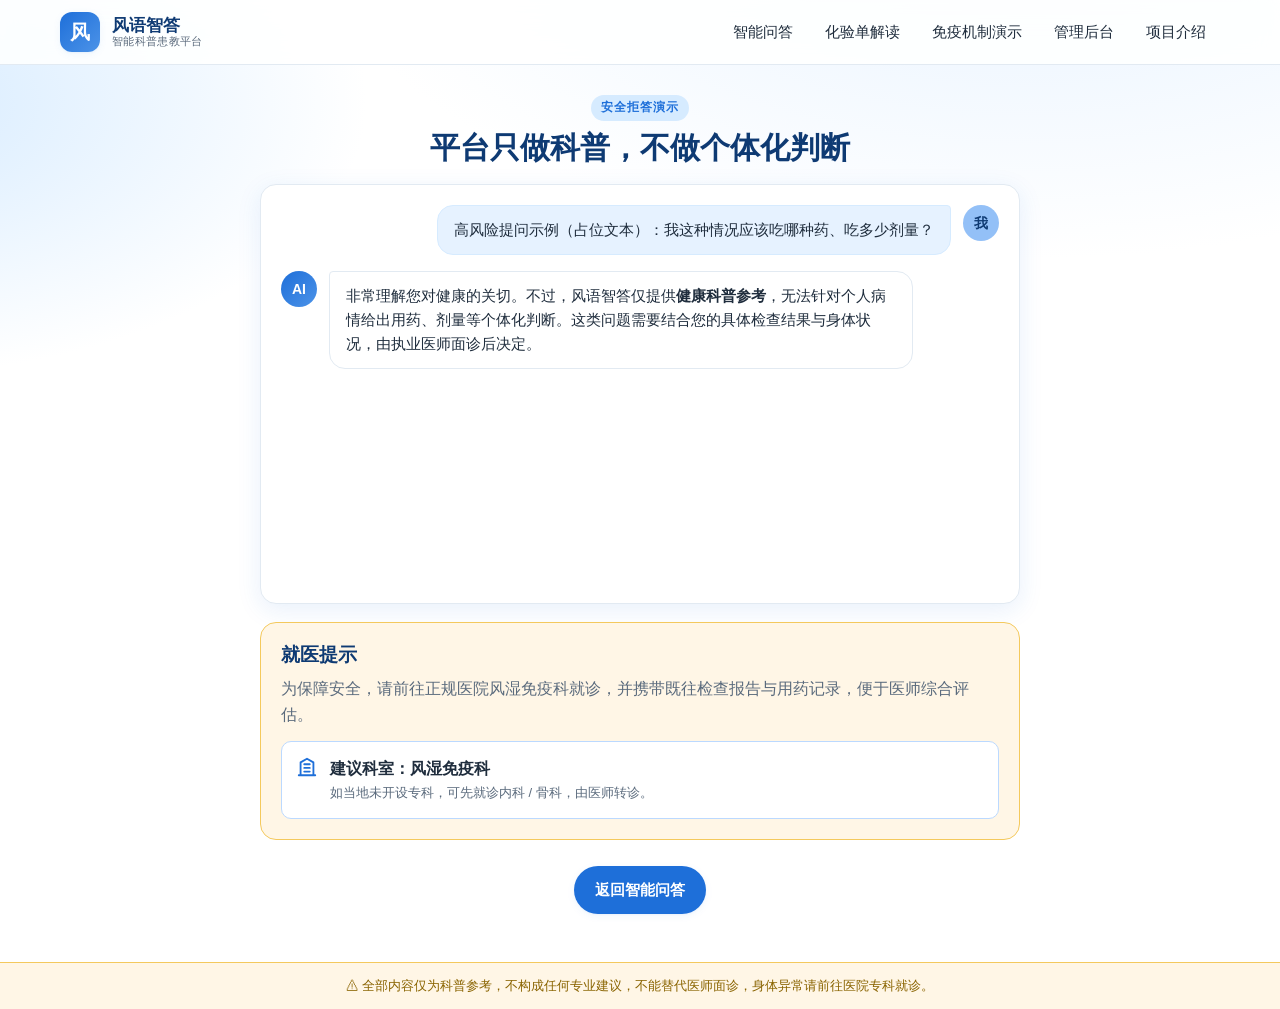
<file: refusal.html>
<!DOCTYPE html>
<html lang="zh-CN">
<head>
  <meta charset="UTF-8">
  <meta name="viewport" content="width=device-width, initial-scale=1.0">
  <title>安全拒答演示 · 风语智答｜风湿免疫病智能科普患教平台</title>
  <meta name="description" content="风语智答安全拒答演示：面对高风险个体化问题，平台仅提供科普提示并建议就医。本页为交互原型 Demo。">
  <meta property="og:title" content="风语智答 · 安全拒答演示">
  <meta property="og:description" content="高风险提问的安全拒答演示（原型）">
  <meta property="og:type" content="website">
  <link rel="icon" type="image/svg+xml" href="assets/img/favicon.svg">
  <link rel="stylesheet" href="assets/css/style.css?v=20260902a">
</head>
<body>
  <header class="site-header">
    <div class="nav-container">
      <a class="brand" href="index.html" aria-label="风语智答 首页">
        <span class="brand-logo">风</span>
        <span class="brand-text"><strong>风语智答</strong><small>智能科普患教平台</small></span>
      </a>
      <button class="nav-toggle" aria-label="打开导航菜单" aria-expanded="false" aria-controls="nav-menu">
        <span></span><span></span><span></span>
      </button>
      <nav class="nav-menu" id="nav-menu" aria-label="主导航">
        <a href="index.html">智能问答</a>
        <a href="lab-reading.html">化验单解读</a>
        <a href="immune-demo.html">免疫机制演示</a>
        <a href="admin.html">管理后台</a>
        <a href="project.html">项目介绍</a>
      </nav>
    </div>
  </header>

  <main class="page">
    <div class="container">
      <div class="section-head" style="text-align:center;">
        <span class="eyebrow">安全拒答演示</span>
        <h1>平台只做科普，不做个体化判断</h1>
      </div>

      <div class="qa-wrap" style="max-width:760px;">
        <section class="chat" aria-label="对话区域">
          <div class="msg user">
            <div class="avatar">我</div>
            <div class="bubble">高风险提问示例（占位文本）：我这种情况应该吃哪种药、吃多少剂量？</div>
          </div>
          <div class="msg ai">
            <div class="avatar">AI</div>
            <div class="bubble">
              非常理解您对健康的关切。不过，风语智答仅提供<strong>健康科普参考</strong>，无法针对个人病情给出用药、剂量等个体化判断。这类问题需要结合您的具体检查结果与身体状况，由执业医师面诊后决定。
            </div>
          </div>
        </section>

        <div class="refusal-card">
          <h3>就医提示</h3>
          <p style="margin:0;color:var(--muted);">为保障安全，请前往正规医院风湿免疫科就诊，并携带既往检查报告与用药记录，便于医师综合评估。</p>
          <div class="visit-card">
            <span class="ic" aria-hidden="true">
              <svg width="22" height="22" viewBox="0 0 24 24" fill="none" stroke="currentColor" stroke-width="2" stroke-linecap="round" stroke-linejoin="round"><path d="M3 21h18M5 21V7l7-4 7 4v14"/><path d="M9 9h6M9 13h6M9 17h6"/></svg>
            </span>
            <div>
              <strong>建议科室：风湿免疫科</strong>
              <div style="font-size:13px;color:var(--muted);">如当地未开设专科，可先就诊内科 / 骨科，由医师转诊。</div>
            </div>
          </div>
        </div>

        <div style="text-align:center;margin-top:8px;">
          <a class="btn btn-primary" href="index.html">返回智能问答</a>
        </div>
      </div>
    </div>
  </main>

  <footer class="disclaimer">
    <p>⚠ 全部内容仅为科普参考，不构成任何专业建议，不能替代医师面诊，身体异常请前往医院专科就诊。</p>
  </footer>

  <script src="assets/js/main.js?v=20260902a"></script>
</body>
</html>
</file>
<file: assets/css/style.css>
/* =========================================================
   风语智答 — 风湿免疫病智能科普问答与患教平台
   响应式共享样式（浅蓝医疗风）
   移动优先；断点：640 / 768 / 1024
   ========================================================= */

:root {
  /* 主色板 */
  --blue-50: #E6F2FF;
  --blue-100: #D6EBFF;
  --blue-200: #BBD9FF;
  --blue-300: #93C0F7;
  --blue-500: #4C93E8;
  --blue-600: #1E6FD9;   /* 强调 / 按钮 */
  --blue-700: #1559B0;
  --blue-900: #0E3A73;

  --white: #FFFFFF;
  --ink: #1F2D3D;        /* 主文字 */
  --muted: #5B6B7D;      /* 次要文字 */
  --line: #E2EAF2;       /* 描边 */

  --danger: #E5534B;     /* 风险标记 */
  --warn-bg: #FFF6E6;
  --warn-line: #F4C95D;

  --radius: 16px;
  --radius-sm: 10px;
  --shadow-sm: 0 1px 2px rgba(30, 111, 217, .06), 0 2px 8px rgba(30, 111, 217, .06);
  --shadow: 0 6px 24px rgba(30, 111, 217, .10);
  --shadow-lg: 0 16px 48px rgba(30, 111, 217, .16);

  --maxw: 1200px;
  --nav-h: 64px;

  --font: "PingFang SC", "Microsoft YaHei", "Hiragino Sans GB", -apple-system,
          BlinkMacSystemFont, "Segoe UI", Roboto, "Helvetica Neue", Arial, sans-serif;
}

/* ---------- Reset ---------- */
*, *::before, *::after { box-sizing: border-box; }
html { -webkit-text-size-adjust: 100%; scroll-behavior: smooth; }
body {
  margin: 0;
  font-family: var(--font);
  color: var(--ink);
  background:
    radial-gradient(1200px 600px at 80% -10%, var(--blue-50), transparent 60%),
    radial-gradient(900px 500px at -10% 10%, var(--blue-100), transparent 55%),
    var(--white);
  line-height: 1.65;
  min-height: 100dvh;
  display: flex;
  flex-direction: column;
}
img { max-width: 100%; display: block; }
a { color: var(--blue-600); text-decoration: none; }
a:hover { text-decoration: underline; }
button { font-family: inherit; cursor: pointer; }
:focus-visible { outline: 3px solid var(--blue-300); outline-offset: 2px; border-radius: 4px; }

h1, h2, h3, h4 { line-height: 1.25; color: var(--blue-900); margin: 0 0 .5em; }

/* ---------- 容器 ---------- */
.container {
  width: 100%;
  max-width: var(--maxw);
  margin: 0 auto;
  padding: 0 20px;
}
.page { flex: 1 0 auto; padding: 28px 0 48px; }

/* ---------- 顶部导航 ---------- */
.site-header {
  position: sticky;
  top: 0;
  z-index: 40;
  background: rgba(255, 255, 255, .88);
  backdrop-filter: saturate(180%) blur(12px);
  border-bottom: 1px solid var(--line);
}
.nav-container {
  max-width: var(--maxw);
  margin: 0 auto;
  height: var(--nav-h);
  padding: 0 20px;
  display: flex;
  align-items: center;
  justify-content: space-between;
  gap: 16px;
}
.brand { display: flex; align-items: center; gap: 12px; color: inherit; }
.brand:hover { text-decoration: none; }
.brand-logo {
  width: 40px; height: 40px; flex: 0 0 40px;
  border-radius: 12px;
  background: linear-gradient(135deg, var(--blue-600), var(--blue-500));
  color: #fff; font-weight: 800; font-size: 20px;
  display: grid; place-items: center;
  box-shadow: var(--shadow-sm);
}
.brand-text { display: flex; flex-direction: column; line-height: 1.1; }
.brand-text strong { font-size: 17px; color: var(--blue-900); }
.brand-text small { font-size: 11px; color: var(--muted); letter-spacing: .3px; }

.nav-menu { display: flex; align-items: center; gap: 4px; }
.nav-menu a {
  padding: 8px 14px;
  border-radius: 999px;
  color: var(--ink);
  font-size: 15px;
  white-space: nowrap;
  transition: background .2s, color .2s;
}
.nav-menu a:hover { background: var(--blue-50); text-decoration: none; }
.nav-menu a.active {
  background: var(--blue-600);
  color: #fff;
  font-weight: 600;
  box-shadow: var(--shadow-sm);
}

.nav-toggle {
  display: none;
  width: 42px; height: 42px;
  border: 1px solid var(--line);
  background: #fff;
  border-radius: 12px;
  padding: 10px;
  flex-direction: column;
  justify-content: space-between;
}
.nav-toggle span {
  display: block; height: 2px; width: 100%;
  background: var(--blue-700); border-radius: 2px;
  transition: transform .25s, opacity .25s;
}
.nav-toggle[aria-expanded="true"] span:nth-child(1) { transform: translateY(7px) rotate(45deg); }
.nav-toggle[aria-expanded="true"] span:nth-child(2) { opacity: 0; }
.nav-toggle[aria-expanded="true"] span:nth-child(3) { transform: translateY(-7px) rotate(-45deg); }

/* ---------- 按钮 ---------- */
.btn {
  display: inline-flex; align-items: center; justify-content: center; gap: 8px;
  padding: 11px 20px;
  border-radius: 999px;
  border: 1px solid transparent;
  font-size: 15px; font-weight: 600;
  transition: transform .12s ease, box-shadow .2s, background .2s;
}
.btn:active { transform: translateY(1px); }
.btn-primary { background: var(--blue-600); color: #fff; box-shadow: var(--shadow-sm); }
.btn-primary:hover { background: var(--blue-700); }
.btn-ghost { background: #fff; color: var(--blue-600); border-color: var(--blue-200); }
.btn-ghost:hover { background: var(--blue-50); }
.btn-block { width: 100%; }

/* ---------- 卡片 ---------- */
.card {
  background: var(--white);
  border: 1px solid var(--line);
  border-radius: var(--radius);
  box-shadow: var(--shadow-sm);
  padding: 22px;
}
.card + .card { margin-top: 18px; }

/* ---------- Hero / 区块标题 ---------- */
.section-head { margin-bottom: 18px; }
.section-head h1 { font-size: clamp(22px, 4vw, 30px); }
.section-head .eyebrow {
  display: inline-block; font-size: 12px; font-weight: 700;
  color: var(--blue-600); letter-spacing: 1px; text-transform: uppercase;
  background: var(--blue-100); padding: 3px 10px; border-radius: 999px;
  margin-bottom: 8px;
}
.section-head p { color: var(--muted); margin: 0; max-width: 720px; }

/* =========================================================
   页 1：智能问答主页
   ========================================================= */
.qa-wrap {
  display: grid;
  grid-template-columns: 1fr;
  gap: 18px;
  max-width: 820px;
  margin: 0 auto;
}
.chat {
  background: var(--white);
  border: 1px solid var(--line);
  border-radius: var(--radius);
  box-shadow: var(--shadow);
  padding: 20px;
  min-height: 420px;
  display: flex;
  flex-direction: column;
  gap: 16px;
}
.msg { display: flex; gap: 12px; max-width: 88%; }
.msg .avatar {
  width: 36px; height: 36px; flex: 0 0 36px; border-radius: 50%;
  display: grid; place-items: center; font-size: 14px; font-weight: 700; color: #fff;
}
.msg.ai .avatar { background: linear-gradient(135deg, var(--blue-600), var(--blue-500)); }
.msg.user { align-self: flex-end; flex-direction: row-reverse; }
.msg.user .avatar { background: var(--blue-300); color: var(--blue-900); }
.bubble {
  padding: 12px 16px; border-radius: 16px; font-size: 15px; line-height: 1.6;
}
.msg.ai .bubble { background: #fff; border: 1px solid var(--line); border-top-left-radius: 4px; }
.msg.user .bubble { background: var(--blue-50); border: 1px solid var(--blue-100); border-top-right-radius: 4px; }
.cite {
  display: inline-block; margin: 0 2px; padding: 0 6px;
  background: var(--blue-100); color: var(--blue-700);
  border-radius: 6px; font-size: 12px; font-weight: 700; cursor: pointer;
  border: none;
}
.cite:hover { background: var(--blue-200); }
/* 红线问题拒答气泡：温和警示色，与浅蓝医疗风协调 */
.msg.refused .bubble {
  background: #FFF7EC;
  border: 1px solid #F0C36D;
  border-left: 4px solid #E8820C;
}
.refuse-tag {
  display: inline-block;
  margin-right: 8px;
  padding: 1px 8px;
  background: #E8820C;
  color: #fff;
  border-radius: 6px;
  font-size: 12px;
  font-weight: 700;
  vertical-align: middle;
}
.composer {
  display: flex; gap: 10px; align-items: stretch;
}
.composer textarea {
  flex: 1; resize: none; min-height: 52px; max-height: 140px;
  padding: 14px 16px; border: 1px solid var(--blue-200);
  border-radius: 14px; font-family: inherit; font-size: 15px; background: #fff;
}
.composer textarea:focus { outline: none; border-color: var(--blue-500); box-shadow: 0 0 0 3px var(--blue-50); }
.composer .btn-primary { align-self: flex-end; }
.qa-suggest { display: flex; flex-wrap: wrap; gap: 8px; margin-top: 4px; }
.qa-suggest .chip {
  padding: 8px 14px; border: 1px solid var(--blue-200); background: #fff;
  color: var(--blue-700); border-radius: 999px; font-size: 13px; cursor: pointer;
  transition: background .15s, color .15s;
}
.qa-suggest .chip:hover { background: var(--blue-600); color: #fff; }
.msg { animation: msgIn .25s ease; }
@keyframes msgIn { from { opacity: 0; transform: translateY(6px); } to { opacity: 1; transform: none; } }

/* =========================================================
   页 2：化验单解读
   ========================================================= */
.upload-card {
  border: 2px dashed var(--blue-300);
  border-radius: var(--radius);
  background: var(--blue-50);
  padding: 48px 20px;
  text-align: center;
  transition: border-color .2s, background .2s;
  cursor: pointer;
}
.upload-card:hover { border-color: var(--blue-600); background: var(--blue-100); }
.upload-card .upload-icon {
  width: 64px; height: 64px; margin: 0 auto 14px;
  border-radius: 50%; background: #fff; display: grid; place-items: center;
  box-shadow: var(--shadow-sm);
}
.report-grid {
  display: grid; gap: 18px;
}
.report-figure {
  background: #fff; border: 1px solid var(--line); border-radius: var(--radius);
  padding: 14px; box-shadow: var(--shadow-sm);
}
.report-figure .figure {
  aspect-ratio: 4 / 3; border-radius: 12px;
  background:
    repeating-linear-gradient(135deg, #f4f8fd 0 12px, #eaf2fb 12px 24px);
  display: grid; place-items: center; color: var(--muted); font-size: 14px;
  border: 1px solid var(--line);
}
.metric {
  border: 1px solid var(--line); border-radius: var(--radius-sm);
  padding: 14px 16px; margin-bottom: 12px; background: #fff;
}
.metric:last-child { margin-bottom: 0; }
.metric .row { display: flex; align-items: baseline; justify-content: space-between; gap: 10px; }
.metric .name { font-weight: 700; color: var(--blue-900); }
.metric .val { font-weight: 700; }
.metric .val.ok { color: #1f9d55; }
.metric .val.high { color: var(--danger); }
.metric .val.low { color: #2f7de0; }
.metric .val.unknown { color: var(--muted); }
.metric .range { font-size: 12px; color: var(--muted); }
.metric .note { font-size: 13px; color: var(--muted); margin-top: 4px; }
/* 真实上传图片预览 */
.lab-preview {
  display: block; width: 100%; max-height: 340px; object-fit: contain;
  border-radius: 12px; border: 1px solid var(--line); background: #f4f8fd;
}
.lab-summary {
  font-size: 14px; line-height: 1.6; color: var(--blue-900);
  background: var(--blue-50); border: 1px solid var(--blue-100);
  border-radius: 12px; padding: 10px 14px; margin-bottom: 12px;
}
/* 加载 / 错误状态条 */
.lab-status {
  margin: 14px auto 0; max-width: 720px;
  padding: 10px 14px; border-radius: 12px; font-size: 14px; line-height: 1.6;
  background: var(--blue-50); border: 1px solid var(--blue-100); color: var(--blue-900);
}
.lab-status.error {
  background: #FFF7EC; border-color: #F0C36D; color: #8a4b00;
}
/* 演示模式提示：后端未接入时的低调说明，不作警示 */
.lab-status.demo {
  background: #F4F7FB; border-color: var(--blue-100); color: var(--muted);
  font-size: 13px;
}

/* =========================================================
   页 3：免疫机制演示（SVG 动画版，替代视频以保证流畅）
   ========================================================= */
.demo-stage {
  position: relative;
  aspect-ratio: 16 / 9;
  border-radius: var(--radius);
  overflow: hidden;
  background:
    radial-gradient(120% 120% at 30% 20%, #163a63, #0c2440 70%);
  border: 1px solid var(--blue-900);
  box-shadow: var(--shadow-lg);
}
.demo-stage svg.joint-anim {
  position: absolute; inset: 0;
  width: 100%; height: 100%; display: block;
}
.demo-stage .hint {
  position: absolute; left: 14px; top: 12px; right: 14px;
  color: #cfe2ff; font-size: 13px; text-shadow: 0 1px 4px rgba(0,0,0,.5);
  pointer-events: none;
}

/* ---- 常驻动画：仅用 transform / opacity，GPU 友好 ---- */
/* 免疫细胞沿血管浸润漂移 */
@keyframes cellDrift {
  0%   { transform: translate(0, 0); opacity: 0; }
  12%  { opacity: 1; }
  75%  { opacity: 1; }
  100% { transform: translate(118px, var(--dy, -8px)); opacity: 0; }
}
.joint-anim .cell { animation: cellDrift 5.2s linear infinite; }

/* 关节腔滑液微光 */
@keyframes fluidGlow {
  from { opacity: .16; }
  to   { opacity: .34; }
}
.joint-anim .fluid { animation: fluidGlow 4s ease-in-out infinite alternate; }

/* 滑膜炎症红晕脉冲 */
@keyframes inflamePulse {
  0%, 100% { opacity: .18; }
  50%      { opacity: .5; }
}
.joint-anim .inflame   { animation: inflamePulse 2.6s ease-in-out infinite; }
.joint-anim .inflame-2 { animation: inflamePulse 2.6s ease-in-out 1.3s infinite; }

/* ---- 热区高亮联动（悬停 / 聚焦 / 点击时触发） ---- */
.joint-anim .lyr { transition: opacity .3s ease; }
.joint-anim .hl-overlay { opacity: 0; transition: opacity .25s ease; }
.joint-anim .hl-label { transform: translateY(-5px); transition: transform .3s ease; }
.joint-anim .hl-glow { animation: hlPulse 1.5s ease-in-out infinite; }

@keyframes hlPulse {
  0%, 100% { opacity: .65; }
  50%      { opacity: 1; }
}

/* 高亮「滑膜」：目标层点亮 + 标注浮现，其余层弱化 */
.demo-stage.hl-synovium .hl-overlay-syn { opacity: 1; }
.demo-stage.hl-synovium .hl-overlay-syn .hl-label { transform: translateY(0); }
.demo-stage.hl-synovium .lyr-bone,
.demo-stage.hl-synovium .lyr-cartilage { opacity: .38; }
.demo-stage.hl-synovium .lyr-cells .cell { fill-opacity: 1; }

/* 高亮「软骨 / 骨组织」 */
.demo-stage.hl-cartilage .hl-overlay-car { opacity: 1; }
.demo-stage.hl-cartilage .hl-overlay-car .hl-label { transform: translateY(0); }
.demo-stage.hl-cartilage .lyr-synovium,
.demo-stage.hl-cartilage .lyr-bone { opacity: .42; }
.demo-stage.hl-cartilage .lyr-cells { opacity: .35; }
.demo-stage.hl-cartilage .lyr-inflame { opacity: .35; }

.hotspot {
  position: absolute; width: 88px; height: 88px; transform: translate(-50%, -50%);
  border-radius: 50%; border: 2px dashed rgba(255,255,255,.85);
  background: rgba(120, 190, 255, .18); color: #fff; font-size: 12px; font-weight: 700;
  display: grid; place-items: center; text-align: center; padding: 4px;
  cursor: pointer; animation: pulse 2.2s infinite;
}
.hotspot.synovium { left: 32%; top: 44%; }
.hotspot.cartilage { left: 70%; top: 60%; }
@keyframes pulse {
  0%, 100% { box-shadow: 0 0 0 0 rgba(120,190,255,.5); }
  50% { box-shadow: 0 0 0 12px rgba(120,190,255,0); }
}

/* ===== 3D 关节模型查看器 ===== */
.model-section { margin-top: 28px; }
.model-title { font-size: 20px; margin: 0 0 6px; }
.model-desc { margin: 0 0 14px; color: var(--muted); font-size: 14px; line-height: 1.8; }
.model-stage {
  position: relative;
  border-radius: var(--radius);
  overflow: hidden;
  background: linear-gradient(160deg, #eef6ff, #dcebff);
  border: 1px solid var(--blue-100);
  box-shadow: var(--shadow);
}
model-viewer.joint-model {
  width: 100%;
  height: 440px;
  display: block;
  --poster-color: transparent;
  background: transparent;
}
/* 3D 模型加载指示 / 失败提示层 */
.model-loading {
  position: absolute;
  left: 50%; top: 50%;
  transform: translate(-50%, -50%);
  display: flex; align-items: center; gap: 10px;
  padding: 10px 18px;
  border-radius: 999px;
  background: rgba(12, 36, 64, .72);
  color: #cfe2ff;
  font-size: 13px; font-weight: 600;
  pointer-events: none;
  z-index: 2;
}
.model-loading .spin {
  width: 14px; height: 14px; border-radius: 50%;
  border: 2px solid rgba(207, 226, 255, .35);
  border-top-color: #9cc8ff;
  animation: mspin .9s linear infinite;
  flex: none;
}
@keyframes mspin { to { transform: rotate(360deg); } }
.model-loading.is-error {
  background: rgba(178, 44, 44, .88);
  color: #fff;
  animation: none;
}
.model-note { margin: 10px 2px 0; color: var(--muted); font-size: 13px; line-height: 1.7; }

/* model-viewer 进度条保持默认样式，无需覆写 */
model-viewer::part(default-progress-bar) { /* 保持默认，无需覆写 */ }

/* =========================================================
   页 4：后台管理
   ========================================================= */
.toolbar { display: flex; align-items: center; justify-content: space-between; gap: 12px; flex-wrap: wrap; margin-bottom: 16px; }
.toolbar h2 { margin: 0; font-size: 18px; }

/* 概览统计 */
.stat-grid { display: grid; grid-template-columns: repeat(4, 1fr); gap: 14px; margin-bottom: 18px; }
.stat {
  background: var(--white); border: 1px solid var(--line); border-radius: var(--radius-sm);
  padding: 14px 16px; box-shadow: var(--shadow-sm); text-align: center;
}
.stat .n { font-size: 26px; font-weight: 800; color: var(--blue-700); line-height: 1.1; }
.stat .l { font-size: 12px; color: var(--muted); margin-top: 6px; }

.table-wrap {
  overflow-x: auto;
  border: 1px solid var(--line); border-radius: var(--radius); background: #fff;
  box-shadow: var(--shadow-sm);
}
table { border-collapse: collapse; width: 100%; min-width: 640px; font-size: 14px; }
thead th {
  background: var(--blue-50); color: var(--blue-900); text-align: left;
  padding: 12px 14px; font-weight: 700; white-space: nowrap;
  border-bottom: 1px solid var(--line);
}
tbody td { padding: 12px 14px; border-bottom: 1px solid var(--line); color: var(--ink); }
tbody tr:last-child td { border-bottom: none; }
tbody tr:hover { background: var(--blue-50); }
.badge { display: inline-block; padding: 2px 10px; border-radius: 999px; font-size: 12px; font-weight: 700; }
.badge.ok { background: #e3f7ec; color: #1f9d55; }
.badge.warn { background: var(--warn-bg); color: #b8860b; }
.badge.risk { background: #fdecea; color: var(--danger); }
.link-btn { background: none; border: none; color: var(--blue-600); font-weight: 600; padding: 0; }

/* 管理后台：工具栏操作区与表单控件 */
.toolbar-actions { display: flex; align-items: center; gap: 8px; flex-wrap: wrap; }
.field {
  font: inherit; color: var(--ink); background: #fff;
  border: 1px solid var(--line); border-radius: var(--radius-sm);
  padding: 8px 10px; min-width: 0;
}
.field:focus { outline: none; border-color: var(--blue-500); box-shadow: 0 0 0 3px var(--blue-50); }
.field-search { min-width: 170px; }
.field-select { cursor: pointer; }
.field-area { resize: vertical; min-height: 92px; line-height: 1.55; }
.field-inline { display: inline-flex; align-items: center; gap: 6px; font-size: 14px; color: var(--muted); }
.admin-form { display: flex; flex-direction: column; gap: 14px; }
.field-row { display: flex; flex-direction: column; gap: 6px; }
.field-label { font-size: 13px; font-weight: 600; color: var(--blue-900); }
.form-actions { display: flex; justify-content: flex-end; gap: 10px; margin-top: 4px; }
.empty-hint { color: var(--muted); font-size: 14px; padding: 4px 2px 14px; }

/* =========================================================
   页 5：拒答演示
   ========================================================= */
.refusal-card {
  border: 1px solid var(--warn-line); background: var(--warn-bg);
  border-radius: var(--radius); padding: 20px; max-width: 760px; margin: 0 auto;
}
.refusal-card h3 { color: var(--blue-900); }
.visit-card {
  display: flex; gap: 12px; align-items: flex-start;
  border: 1px solid var(--blue-200); background: #fff;
  border-radius: var(--radius-sm); padding: 14px; margin-top: 12px;
}
.visit-card .ic { color: var(--blue-600); flex: 0 0 auto; }

/* =========================================================
   弹窗 Modal
   ========================================================= */
.modal {
  position: fixed; inset: 0; z-index: 100;
  display: none; align-items: center; justify-content: center;
  padding: 20px;
  background: rgba(14, 58, 115, .45);
  backdrop-filter: blur(3px);
}
.modal.open { display: flex; }
.modal-dialog {
  background: #fff; border-radius: var(--radius);
  width: 100%; max-width: 480px; max-height: 86dvh; overflow: auto;
  box-shadow: var(--shadow-lg);
  animation: pop .2s ease;
}
@keyframes pop { from { transform: translateY(12px) scale(.98); opacity: 0; } to { transform: none; opacity: 1; } }
.modal-head {
  display: flex; align-items: center; justify-content: space-between;
  padding: 16px 20px; border-bottom: 1px solid var(--line);
}
.modal-head h3 { margin: 0; font-size: 17px; }
.modal-close {
  width: 34px; height: 34px; border-radius: 10px; border: none;
  background: var(--blue-50); color: var(--blue-700); font-size: 20px; line-height: 1;
}
.modal-close:hover { background: var(--blue-100); }
.modal-body { padding: 18px 20px; }
.source-list { list-style: none; padding: 0; margin: 0; display: grid; gap: 10px; }
.source-list li {
  border: 1px solid var(--line); border-radius: var(--radius-sm); padding: 12px 14px; background: var(--blue-50);
}
.source-list .t { font-weight: 700; color: var(--blue-900); }
.source-list .d { font-size: 13px; color: var(--muted); }

/* =========================================================
   Toast
   ========================================================= */
.toast {
  position: fixed; left: 50%; bottom: 88px; transform: translateX(-50%) translateY(20px);
  background: var(--blue-900); color: #fff; padding: 12px 20px; border-radius: 999px;
  box-shadow: var(--shadow-lg); font-size: 14px; z-index: 120;
  opacity: 0; pointer-events: none; transition: opacity .3s, transform .3s;
}
.toast.show { opacity: 1; transform: translateX(-50%) translateY(0); }

/* =========================================================
   免责声明页脚
   ========================================================= */
.disclaimer {
  flex-shrink: 0;
  background: var(--warn-bg);
  border-top: 1px solid var(--warn-line);
  color: #8a6400;
  font-size: 13px;
  text-align: center;
  padding: 12px 20px;
}
.disclaimer p { margin: 0; max-width: 960px; margin: 0 auto; }

/* =========================================================
   响应式断点
   ========================================================= */
@media (max-width: 860px) {
  .nav-toggle { display: flex; }
  .nav-menu {
    position: absolute; top: var(--nav-h); left: 0; right: 0;
    flex-direction: column; align-items: stretch; gap: 2px;
    background: #fff; border-bottom: 1px solid var(--line);
    padding: 10px 16px; box-shadow: var(--shadow);
    display: none;
  }
  .nav-menu.open { display: flex; }
  .nav-menu a { padding: 12px 14px; }
  .nav-menu a.active { border-radius: 12px; }
}

@media (max-width: 640px) {
  .container { padding: 0 14px; }
  .page { padding: 18px 0 36px; }
  .card { padding: 16px; }
  .chat { padding: 14px; min-height: 360px; }
  .msg { max-width: 94%; }
  .section-head h1 { font-size: 22px; }
  .toolbar { gap: 8px; }
  .modal-dialog { max-width: 100%; }
  .report-figure .figure { aspect-ratio: 16 / 10; }

  /* 统计卡：手机上两列 */
  .stat-grid { grid-template-columns: repeat(2, 1fr); }

  /* 表格改为堆叠卡片：每行一张卡，字段用 data-label 显示，避免横向滚动截断 */
  .table-wrap { border: none; background: transparent; box-shadow: none; overflow: visible; }
  table { min-width: 0; }
  table thead {
    position: absolute; width: 1px; height: 1px; padding: 0; margin: -1px;
    overflow: hidden; clip: rect(0 0 0 0); white-space: nowrap; border: 0;
  }
  table, table tbody, table tr, table td { display: block; width: 100%; }
  table tbody tr {
    border: 1px solid var(--line); border-radius: var(--radius-sm);
    background: #fff; box-shadow: var(--shadow-sm);
    margin-bottom: 12px; padding: 4px 14px;
  }
  table tbody tr:hover { background: #fff; }
  table tbody td {
    display: flex; align-items: center; justify-content: space-between; gap: 16px;
    padding: 10px 0; border-bottom: 1px solid var(--line); text-align: right;
  }
  table tbody tr td:last-child { border-bottom: none; }
  table tbody td::before {
    content: attr(data-label);
    font-weight: 700; color: var(--blue-900); text-align: left;
    flex: 0 0 auto; margin-right: auto;
  }

  /* 3D 模型查看器：手机降低高度，避免占据过半屏 */
  model-viewer.joint-model { height: 320px; }
  .model-title { font-size: 18px; }
}

@media (min-width: 768px) {
  .report-grid { grid-template-columns: 320px 1fr; align-items: start; }
}

/* 减少动画偏好 */
@media (prefers-reduced-motion: reduce) {
  * { animation: none !important; scroll-behavior: auto !important; transition: none !important; }
}


/* ===== 智能问答：回答操作条 / 工具栏 / 语音 / 检索片段 ===== */
.msg-actions { display: flex; flex-wrap: wrap; gap: 6px; margin-top: 10px; padding-top: 8px; border-top: 1px dashed var(--blue-100, #dbeafe); }
.msg-actions .act {
  border: 1px solid var(--blue-200, #bfdbfe); background: #fff; color: var(--blue-700, #1d4ed8);
  border-radius: 999px; padding: 3px 12px; font-size: 12px; cursor: pointer; transition: all .15s;
}
.msg-actions .act:hover { background: var(--blue-50, #eff6ff); }
.msg-actions .act.active { background: var(--blue-600, #2563eb); color: #fff; border-color: var(--blue-600, #2563eb); }
.qa-toolbar { display: flex; align-items: center; gap: 12px; margin-top: 2px; min-height: 22px; }
.qa-hint { color: #b45309; font-size: 12px; background: #fef3c7; padding: 2px 10px; border-radius: 999px; }
.composer .icon-btn { align-self: flex-end; min-width: 46px; border-radius: 14px; font-size: 18px; line-height: 1; }
.composer .icon-btn.listening { background: #dc2626; color: #fff; border-color: #dc2626; animation: pulse 1.2s infinite; }
@keyframes pulse { 0%,100% { opacity: 1; } 50% { opacity: .55; } }

/* 来源弹窗：本次检索到的指南片段 */
.retrieved-chunks { margin-top: 14px; border-top: 2px solid var(--blue-100, #dbeafe); padding-top: 12px; }
.retrieved-title { font-weight: 700; color: var(--blue-700, #1d4ed8); font-size: 14px; margin-bottom: 8px; }
.retrieved-item { background: var(--blue-50, #eff6ff); border-left: 3px solid var(--blue-500, #3b82f6); border-radius: 6px; padding: 8px 12px; margin-bottom: 8px; }
.ri-src { display: block; font-size: 12px; font-weight: 700; color: var(--blue-700, #1d4ed8); margin-bottom: 4px; }
.ri-text { font-size: 13px; color: #374151; line-height: 1.6; }

/* ===== 化验单：危急值横幅 / 示例按钮 ===== */
.critical-banner {
  display: none; align-items: flex-start; gap: 10px;
  background: #fef2f2; border: 1px solid #fca5a5; border-left: 5px solid #dc2626;
  color: #991b1b; border-radius: 10px; padding: 12px 16px; margin-bottom: 16px; font-size: 14px; line-height: 1.6;
}
.critical-banner.show { display: flex; }
.critical-banner .cb-icon { font-size: 20px; line-height: 1.3; }
.sample-row { display: flex; flex-wrap: wrap; gap: 8px; margin-top: 10px; justify-content: center; }
.sample-btn { border: 1px dashed var(--blue-300, #93c5fd); background: #fff; color: var(--blue-700, #1d4ed8); border-radius: 999px; padding: 6px 14px; font-size: 13px; cursor: pointer; }
.sample-btn:hover { background: var(--blue-50, #eff6ff); }
.metric-critical { color: #dc2626 !important; font-weight: 700; }

/* 3D 热区 AI 讲解加载态 */
.ai-explain-loading { color: var(--muted, #6b7280); font-size: 13px; padding: 8px 0; }
</file>
<file: assets/css/admin.css>
/* =========================================================
   风语智答 — 管理后台增强样式（质控驾驶舱 / 评测中心 / 检索测试台）
   设计令牌沿用 style.css 的 --blue-*、--muted、--danger 等。
   ========================================================= */
.admin-extra { margin-top: 18px; }

/* ---- 质控驾驶舱 ---- */
.dash-cards { display: grid; grid-template-columns: repeat(auto-fit, minmax(150px, 1fr)); gap: 14px; margin-bottom: 18px; }
.dash-cards .stat { padding: 14px 16px; border: 1px solid var(--blue-100); border-radius: var(--radius-sm); background: #fff; box-shadow: var(--shadow-sm); }
.dash-cards .stat .n { font-size: 24px; font-weight: 800; color: var(--blue-700); line-height: 1.15; }
.dash-cards .stat .l { font-size: 12px; color: var(--muted); margin-top: 4px; }
.dash-cards .stat .s { font-size: 11px; color: var(--muted); opacity: .8; margin-top: 2px; }
.dash-cards .stat.stat-bad .n { color: var(--danger); }
.chart-grid { display: grid; grid-template-columns: 1fr 1fr; gap: 16px; }
@media (max-width: 720px) { .chart-grid { grid-template-columns: 1fr; } }
.chart-card { border: 1px solid var(--blue-100); border-radius: var(--radius); background: #fff; padding: 14px 16px; box-shadow: var(--shadow-sm); }
.chart-card h3 { margin: 0 0 12px; font-size: 15px; }

/* 近7日趋势柱状 */
.trend-box { display: flex; align-items: flex-end; gap: 10px; height: 158px; padding: 4px 2px 0; border-bottom: 1px solid var(--blue-100); }
.tcol { flex: 1 1 0; min-width: 0; display: flex; flex-direction: column; align-items: center; height: 100%; }
.tbar-wrap { flex: 1; width: 100%; display: flex; align-items: flex-end; justify-content: center; gap: 2px; }
.tbar { width: 34%; max-width: 22px; min-height: 6px; background: linear-gradient(180deg, var(--blue-500), var(--blue-600)); border-radius: 4px 4px 0 0; transition: height .3s; }
.tbar.r { background: var(--danger); opacity: .85; }
.tl { font-size: 11px; color: var(--muted); margin-top: 6px; }
.tn { font-size: 11px; font-weight: 700; color: var(--blue-900); }

/* 疾病分布条形 */
.drow { display: flex; align-items: center; gap: 10px; margin: 7px 0; }
.dn { flex: 0 0 118px; font-size: 12.5px; color: var(--blue-900); }
.dbg { flex: 1; height: 14px; background: var(--blue-50); border-radius: 999px; overflow: hidden; }
.db { display: block; height: 100%; border-radius: 999px; background: linear-gradient(90deg, var(--blue-400), var(--blue-600)); }
.dv { flex: 0 0 34px; text-align: right; font-size: 12.5px; font-weight: 700; color: var(--blue-700); }
.dash-note { font-size: 12px; color: var(--muted); margin: 10px 2px 0; }

/* ---- 评测中心 ---- */
.eval-stat { display: grid; grid-template-columns: repeat(auto-fit, minmax(112px, 1fr)); gap: 12px; margin-bottom: 16px; }
.estat { border: 1px solid var(--blue-100); border-radius: var(--radius-sm); background: #fff; padding: 12px; text-align: center; box-shadow: var(--shadow-sm); }
.estat .n { font-size: 22px; font-weight: 800; color: var(--blue-700); }
.estat .l { font-size: 12px; color: var(--muted); margin-top: 4px; }
.erow { display: flex; align-items: flex-start; gap: 12px; padding: 12px 0; border-bottom: 1px solid var(--blue-50); }
.erow:last-child { border-bottom: none; }
.eq { flex: 1; min-width: 0; }
.eqq { font-size: 14px; font-weight: 600; color: var(--blue-900); }
.eqa { font-size: 13px; color: var(--muted); margin-top: 4px; line-height: 1.5; }
.eqm { font-size: 11px; color: var(--muted); opacity: .85; margin-top: 4px; }
.ebtns { flex: 0 0 auto; display: flex; gap: 6px; flex-wrap: wrap; justify-content: flex-end; }
.ebtns button { border: 1px solid var(--blue-200); background: #fff; color: var(--blue-600); font-size: 12.5px; font-weight: 600; padding: 7px 12px; border-radius: 999px; cursor: pointer; min-height: 34px; transition: all .15s; }
.ebtns button:hover { border-color: var(--blue-500); background: var(--blue-50); }
.ebtns button.onok { background: #e3f7ec; border-color: #1f9d55; color: #1f9d55; }
.ebtns button.onpa { background: var(--warn-bg); border-color: #d5a021; color: #b8860b; }
.ebtns button.onbd { background: #fdecea; border-color: var(--danger); color: var(--danger); }
@media (max-width: 560px) { .erow { flex-direction: column; } .ebtns { justify-content: flex-start; } }

/* ---- 检索测试台 ---- */
.rag-bar { display: flex; gap: 10px; flex-wrap: wrap; margin-bottom: 14px; }
.rag-bar .field { flex: 1; min-width: 240px; }
.rag-leg { display: inline-block; margin: 4px 8px 4px 0; font-size: 12px; color: var(--muted); background: var(--blue-50); padding: 3px 10px; border-radius: 999px; }
.rag-red { background: #fdecea; border: 1px solid var(--danger); color: #7c2d28; border-radius: var(--radius-sm); padding: 12px 14px; font-size: 13px; line-height: 1.6; margin-bottom: 12px; }
.rag-red span { display: block; margin-top: 6px; color: var(--muted); font-size: 12.5px; }
.rag-tip { font-size: 12px; color: var(--muted); margin-top: 10px; }
#ragOut table th { font-size: 12.5px; }
#ragOut table td b { color: var(--blue-700); }

/* 恢复默认按钮的二次确认态 */
.btn[data-arm="1"] { background: var(--danger); color: #fff; border-color: var(--danger); }
</file>
